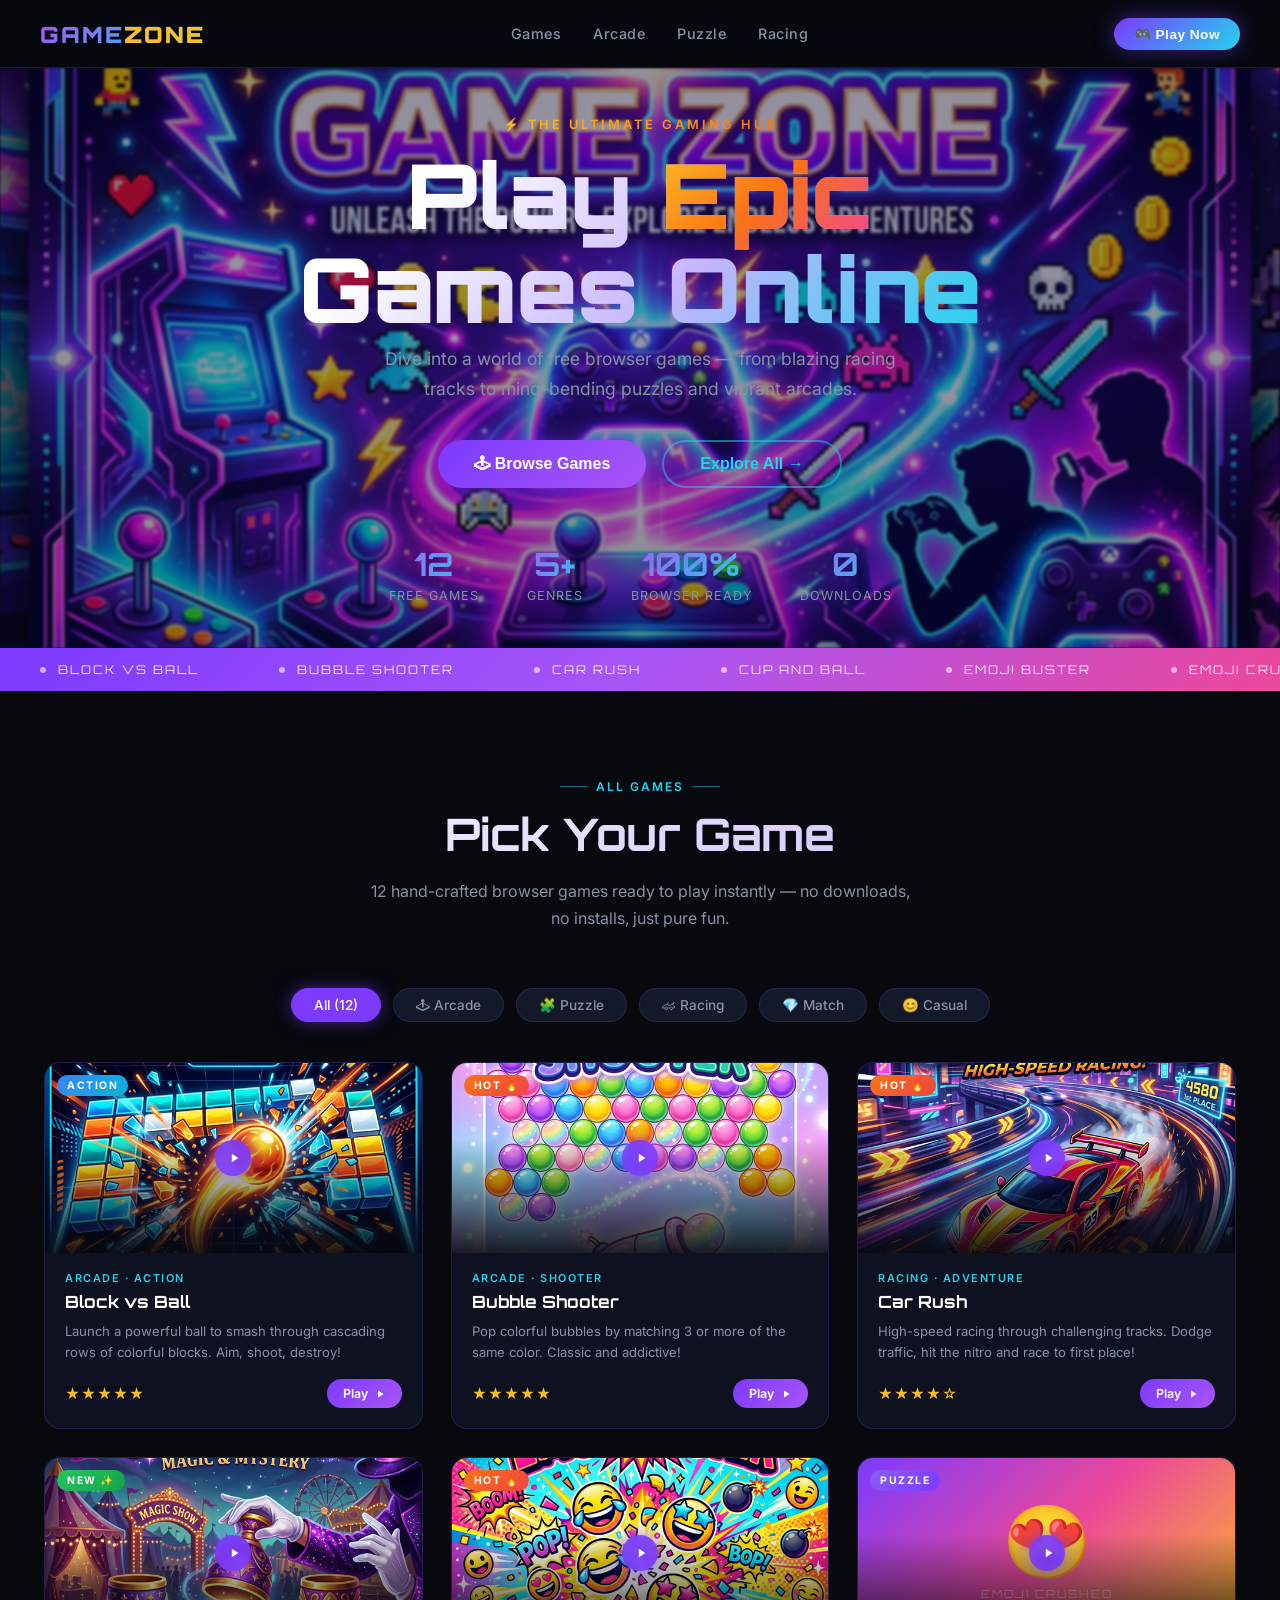
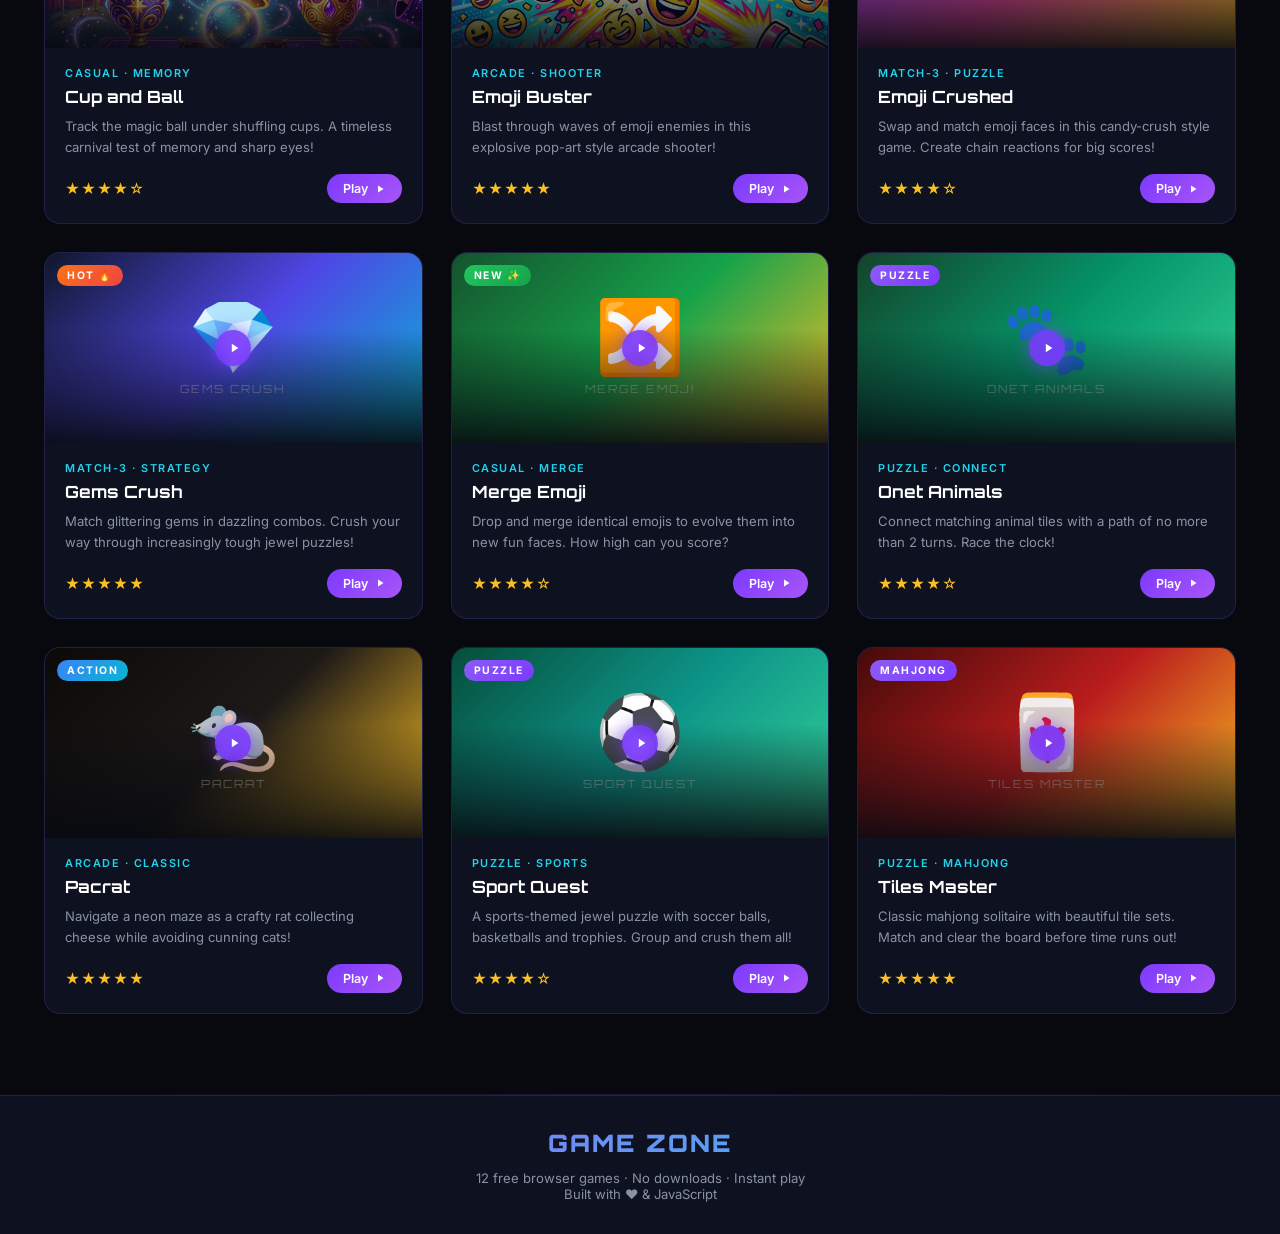
<file: index.html>
<!DOCTYPE html>
<html lang="en">
<head>
  <meta charset="UTF-8" />
  <meta name="viewport" content="width=device-width, initial-scale=1.0" />
  <title>Game Zone — Play Free Online Games</title>
  <meta name="description" content="Your ultimate gaming hub. Play free online games — arcade, puzzles, racing, strategy and more!" />
  <link rel="preconnect" href="https://fonts.googleapis.com" />
  <link rel="preconnect" href="https://fonts.gstatic.com" crossorigin />
  <link href="https://fonts.googleapis.com/css2?family=Orbitron:wght@400;600;700;900&family=Inter:wght@300;400;500;600&display=swap" rel="stylesheet" />
  <style>
    /* ── CSS Reset & Variables ───────────────────────────── */
    *, *::before, *::after { box-sizing: border-box; margin: 0; padding: 0; }

    :root {
      --c-bg:          #07090f;
      --c-surface:     #0e1220;
      --c-surface2:    #141929;
      --c-border:      rgba(120,100,255,.18);
      --c-primary:     #7c3aff;
      --c-primary-glow:#a855f7;
      --c-accent:      #22d3ee;
      --c-gold:        #fbbf24;
      --c-text:        #e2e8f0;
      --c-muted:       #8892a4;
      --radius:        16px;
      --card-w:        320px;
    }

    html { scroll-behavior: smooth; }
    body {
      background: var(--c-bg);
      color: var(--c-text);
      font-family: 'Inter', sans-serif;
      min-height: 100vh;
      overflow-x: hidden;
    }

    /* ── Scrollbar ───────────────────────────────────────── */
    ::-webkit-scrollbar { width: 6px; }
    ::-webkit-scrollbar-track { background: var(--c-bg); }
    ::-webkit-scrollbar-thumb { background: var(--c-primary); border-radius: 8px; }

    /* ── Navbar ──────────────────────────────────────────── */
    .navbar {
      position: fixed; top: 0; left: 0; right: 0; z-index: 999;
      display: flex; align-items: center; justify-content: space-between;
      padding: 0 40px;
      height: 68px;
      background: rgba(7,9,15,.85);
      backdrop-filter: blur(20px);
      border-bottom: 1px solid var(--c-border);
    }
    .nav-logo {
      font-family: 'Orbitron', sans-serif;
      font-size: 1.4rem; font-weight: 900;
      background: linear-gradient(135deg, #a855f7, #22d3ee);
      -webkit-background-clip: text; -webkit-text-fill-color: transparent;
      background-clip: text;
      letter-spacing: 2px;
    }
    .nav-logo span { -webkit-text-fill-color: var(--c-gold); }
    .nav-links { display: flex; gap: 32px; }
    .nav-links a {
      color: var(--c-muted); text-decoration: none;
      font-size: .9rem; font-weight: 500; letter-spacing: .5px;
      transition: color .2s;
    }
    .nav-links a:hover { color: var(--c-accent); }
    .nav-badge {
      background: linear-gradient(135deg, var(--c-primary), var(--c-accent));
      color: #fff; padding: 8px 20px; border-radius: 50px;
      font-size: .85rem; font-weight: 600; cursor: pointer;
      border: none; letter-spacing: .5px;
      box-shadow: 0 0 20px rgba(124,58,255,.5);
      transition: transform .2s, box-shadow .2s;
    }
    .nav-badge:hover { transform: translateY(-2px); box-shadow: 0 0 30px rgba(124,58,255,.8); }

    /* ── Hero Section ────────────────────────────────────── */
    .hero {
      position: relative; margin-top: 68px;
      min-height: 580px;
      display: flex; align-items: center; justify-content: center;
      overflow: hidden;
      background:
        radial-gradient(ellipse 80% 70% at 50% 40%, rgba(124,58,255,.25) 0%, transparent 70%),
        linear-gradient(180deg, #0d0719 0%, #07090f 100%);
    }
    .hero-bg-img {
      position: absolute; inset: 0;
      background: url('assets/hero_banner.png') center/cover no-repeat;
      opacity: .55;
      filter: blur(1px) saturate(1.4);
    }
    /* Animated particles */
    .hero-particles {
      position: absolute; inset: 0; pointer-events: none;
    }
    .particle {
      position: absolute;
      border-radius: 50%;
      animation: float linear infinite;
      opacity: 0;
    }
    @keyframes float {
      0%   { transform: translateY(100vh) scale(0); opacity: 0; }
      10%  { opacity: .8; }
      90%  { opacity: .5; }
      100% { transform: translateY(-20px) scale(1.2); opacity: 0; }
    }
    .hero-content {
      position: relative; z-index: 2;
      text-align: center; padding: 0 24px;
    }
    .hero-eyebrow {
      display: inline-block;
      font-size: .8rem; font-weight: 600; letter-spacing: 3px;
      text-transform: uppercase;
      background: linear-gradient(135deg, var(--c-gold), #f97316);
      -webkit-background-clip: text; -webkit-text-fill-color: transparent;
      background-clip: text;
      margin-bottom: 16px;
    }
    .hero-title {
      font-family: 'Orbitron', sans-serif;
      font-size: clamp(2.8rem, 7vw, 6rem);
      font-weight: 900; line-height: 1.05;
      background: linear-gradient(135deg, #fff 20%, #c4b5fd 60%, #22d3ee);
      -webkit-background-clip: text; -webkit-text-fill-color: transparent;
      background-clip: text;
      text-shadow: none;
      margin-bottom: 8px;
    }
    .hero-title .highlight {
      background: linear-gradient(135deg, #fbbf24, #f97316, #ec4899);
      -webkit-background-clip: text; -webkit-text-fill-color: transparent;
      background-clip: text;
    }
    .hero-subtitle {
      font-size: 1.1rem; color: var(--c-muted); max-width: 560px; margin: 0 auto 36px;
      line-height: 1.7;
    }
    .hero-cta-row { display: flex; gap: 16px; justify-content: center; flex-wrap: wrap; }
    .btn-primary {
      background: linear-gradient(135deg, var(--c-primary), var(--c-primary-glow));
      border: none; color: #fff; padding: 14px 36px;
      border-radius: 50px; font-size: 1rem; font-weight: 600; cursor: pointer;
      box-shadow: 0 0 30px rgba(124,58,255,.6);
      transition: transform .2s, box-shadow .2s;
    }
    .btn-primary:hover { transform: translateY(-3px); box-shadow: 0 0 50px rgba(124,58,255,.9); }
    .btn-outline {
      background: transparent;
      border: 2px solid rgba(34,211,238,.5);
      color: var(--c-accent); padding: 13px 36px;
      border-radius: 50px; font-size: 1rem; font-weight: 600; cursor: pointer;
      transition: all .2s;
    }
    .btn-outline:hover { background: rgba(34,211,238,.1); border-color: var(--c-accent); transform: translateY(-3px); }
    .hero-stats {
      display: flex; gap: 48px; justify-content: center;
      margin-top: 56px; flex-wrap: wrap;
    }
    .stat { text-align: center; }
    .stat-value {
      font-family: 'Orbitron', sans-serif; font-size: 2rem; font-weight: 700;
      background: linear-gradient(135deg, var(--c-primary-glow), var(--c-accent));
      -webkit-background-clip: text; -webkit-text-fill-color: transparent; background-clip: text;
    }
    .stat-label { font-size: .78rem; color: var(--c-muted); letter-spacing: 1px; text-transform: uppercase; margin-top: 4px; }

    /* ── Section Title ───────────────────────────────────── */
    .section { padding: 80px 0; }
    .section-inner { max-width: 1240px; margin: 0 auto; padding: 0 24px; }
    .section-header { text-align: center; margin-bottom: 56px; }
    .section-tag {
      display: inline-flex; align-items: center; gap: 8px;
      font-size: .75rem; letter-spacing: 2px; text-transform: uppercase;
      color: var(--c-accent); font-weight: 600; margin-bottom: 12px;
    }
    .section-tag::before, .section-tag::after {
      content: ''; display: block; width: 28px; height: 1px;
      background: var(--c-accent); opacity: .5;
    }
    .section-title {
      font-family: 'Orbitron', sans-serif; font-size: clamp(1.8rem, 4vw, 2.8rem);
      font-weight: 700; margin-bottom: 16px;
      background: linear-gradient(135deg, #fff, #c4b5fd);
      -webkit-background-clip: text; -webkit-text-fill-color: transparent; background-clip: text;
    }
    .section-desc { color: var(--c-muted); font-size: 1rem; max-width: 560px; margin: 0 auto; line-height: 1.7; }

    /* ── Game Grid ───────────────────────────────────────── */
    .games-grid {
      display: grid;
      grid-template-columns: repeat(auto-fill, minmax(280px, 1fr));
      gap: 28px;
    }

    /* ── Game Card ───────────────────────────────────────── */
    .game-card {
      position: relative; border-radius: var(--radius);
      background: var(--c-surface);
      border: 1px solid var(--c-border);
      overflow: hidden; cursor: pointer;
      transition: transform .3s cubic-bezier(.25,.8,.25,1), box-shadow .3s, border-color .3s;
      text-decoration: none;
      display: block;
    }
    .game-card:hover {
      transform: translateY(-8px);
      box-shadow: 0 20px 60px rgba(124,58,255,.4);
      border-color: rgba(124,58,255,.5);
    }
    .game-card:hover .card-overlay { opacity: 1; }
    .game-card:hover .card-play-btn { transform: translate(-50%,-50%) scale(1); }
    .game-card:hover .card-thumb { transform: scale(1.08); filter: brightness(.85) saturate(1.3); }

    /* Thumbnail area */
    .card-thumb-wrap {
      position: relative; overflow: hidden;
      height: 190px;
    }
    .card-thumb {
      width: 100%; height: 100%; object-fit: cover;
      transition: transform .4s ease, filter .4s ease;
    }
    /* CSS fallback thumbnail (used when no image) */
    .card-thumb-css {
      width: 100%; height: 100%;
      display: flex; align-items: center; justify-content: center;
      flex-direction: column; gap: 10px;
      transition: transform .4s ease, filter .4s ease;
    }
    .card-thumb-css .thumb-icon { font-size: 4.5rem; line-height: 1; }
    .card-thumb-css .thumb-label {
      font-family: 'Orbitron', sans-serif;
      font-size: .7rem; letter-spacing: 2px;
      text-transform: uppercase; color: rgba(255,255,255,.5);
    }

    /* Glow rim animation on hover */
    .card-thumb-wrap::after {
      content: '';
      position: absolute; inset: 0;
      background: linear-gradient(to top, rgba(7,9,15,.9) 0%, transparent 60%);
      pointer-events: none;
    }
    .card-overlay {
      position: absolute; inset: 0;
      background: rgba(124,58,255,.18);
      opacity: 0; transition: opacity .3s;
      pointer-events: none;
    }
    .card-play-btn {
      position: absolute; top: 50%; left: 50%;
      transform: translate(-50%,-50%) scale(.6);
      transition: transform .3s cubic-bezier(.34,1.56,.64,1);
      z-index: 5;
      width: 60px; height: 60px;
      background: rgba(124,58,255,.9);
      border-radius: 50%;
      display: flex; align-items: center; justify-content: center;
      backdrop-filter: blur(8px);
      box-shadow: 0 0 30px rgba(124,58,255,.7);
    }
    .card-play-btn svg { width: 24px; height: 24px; fill: #fff; margin-left: 4px; }

    /* Badge */
    .card-badge {
      position: absolute; top: 12px; left: 12px; z-index: 6;
      font-size: .65rem; font-weight: 700; letter-spacing: 1.5px;
      text-transform: uppercase; padding: 4px 10px; border-radius: 50px;
    }
    .badge-new { background: linear-gradient(135deg, #22c55e, #16a34a); color: #fff; }
    .badge-hot { background: linear-gradient(135deg, #f97316, #ef4444); color: #fff; }
    .badge-puzzle { background: linear-gradient(135deg, #8b5cf6, #7c3aff); color: #fff; }
    .badge-action { background: linear-gradient(135deg, #3b82f6, #06b6d4); color: #fff; }

    /* Card body */
    .card-body { padding: 18px 20px 20px; }
    .card-genre {
      font-size: .68rem; letter-spacing: 1.5px; text-transform: uppercase;
      color: var(--c-accent); font-weight: 600; margin-bottom: 6px;
    }
    .card-title {
      font-family: 'Orbitron', sans-serif; font-size: 1.05rem;
      font-weight: 700; color: #fff; margin-bottom: 8px; line-height: 1.3;
    }
    .card-desc {
      font-size: .82rem; color: var(--c-muted); line-height: 1.6; margin-bottom: 16px;
    }
    .card-footer {
      display: flex; align-items: center; justify-content: space-between;
    }
    .card-stars { color: var(--c-gold); font-size: .9rem; letter-spacing: 1px; }
    .card-play-link {
      display: flex; align-items: center; gap: 6px;
      background: linear-gradient(135deg, var(--c-primary), var(--c-primary-glow));
      color: #fff; border: none; padding: 7px 16px; border-radius: 50px;
      font-size: .78rem; font-weight: 600; cursor: pointer;
      text-decoration: none; transition: box-shadow .2s;
    }
    .card-play-link:hover { box-shadow: 0 0 18px rgba(124,58,255,.7); }
    .card-play-link svg { width: 12px; height: 12px; fill: currentColor; }

    /* ── Category Filter Pills ───────────────────────────── */
    .filter-row {
      display: flex; flex-wrap: wrap; gap: 12px;
      justify-content: center; margin-bottom: 40px;
    }
    .filter-pill {
      padding: 8px 22px; border-radius: 50px;
      border: 1px solid var(--c-border);
      background: var(--c-surface2);
      color: var(--c-muted); font-size: .85rem; font-weight: 500;
      cursor: pointer; transition: all .2s;
      font-family: inherit;
    }
    .filter-pill:hover, .filter-pill.active {
      background: var(--c-primary);
      border-color: var(--c-primary);
      color: #fff;
      box-shadow: 0 0 16px rgba(124,58,255,.5);
    }

    /* ── Marquee Banner ──────────────────────────────────── */
    .marquee-section {
      overflow: hidden; background: linear-gradient(135deg, var(--c-primary), var(--c-primary-glow), #ec4899);
      padding: 14px 0;
    }
    .marquee-track {
      display: flex; gap: 0;
      animation: marquee 28s linear infinite;
      white-space: nowrap;
    }
    @keyframes marquee {
      from { transform: translateX(0); }
      to   { transform: translateX(-50%); }
    }
    .marquee-item {
      display: inline-flex; align-items: center; gap: 12px;
      padding: 0 40px;
      font-family: 'Orbitron', sans-serif; font-size: .75rem;
      letter-spacing: 2px; text-transform: uppercase; color: rgba(255,255,255,.85);
    }
    .marquee-dot { width: 6px; height: 6px; border-radius: 50%; background: rgba(255,255,255,.6); }

    /* ── Footer ──────────────────────────────────────────── */
    footer {
      background: var(--c-surface); border-top: 1px solid var(--c-border);
      text-align: center; padding: 32px 24px;
    }
    .footer-logo {
      font-family: 'Orbitron', sans-serif; font-size: 1.5rem; font-weight: 900;
      background: linear-gradient(135deg, #a855f7, #22d3ee);
      -webkit-background-clip: text; -webkit-text-fill-color: transparent; background-clip: text;
      letter-spacing: 2px; margin-bottom: 12px;
    }
    .footer-text { color: var(--c-muted); font-size: .82rem; }
    .footer-text a { color: var(--c-accent); text-decoration: none; }

    /* ── Divider ─────────────────────────────────────────── */
    .divider {
      height: 1px;
      background: linear-gradient(90deg, transparent, var(--c-border), transparent);
      margin: 0 40px;
    }

    /* ── Responsive ──────────────────────────────────────── */
    @media (max-width: 768px) {
      .navbar { padding: 0 20px; }
      .nav-links { display: none; }
      .hero { min-height: 480px; }
      .hero-stats { gap: 28px; }
      .section { padding: 56px 0; }
    }
  </style>
</head>
<body>

  <!-- ── Navbar ── -->
  <nav class="navbar">
    <div class="nav-logo">GAME<span>ZONE</span></div>
    <div class="nav-links">
      <a href="#games">Games</a>
      <a href="#games">Arcade</a>
      <a href="#games">Puzzle</a>
      <a href="#games">Racing</a>
    </div>
    <button class="nav-badge">🎮 Play Now</button>
  </nav>

  <!-- ── Hero ── -->
  <section class="hero" id="home">
    <div class="hero-bg-img"></div>
    <div class="hero-particles" id="particles"></div>
    <div class="hero-content">
      <div class="hero-eyebrow">⚡ The Ultimate Gaming Hub</div>
      <h1 class="hero-title">
        Play <span class="highlight">Epic</span><br>Games Online
      </h1>
      <p class="hero-subtitle">
        Dive into a world of free browser games — from blazing racing tracks to mind-bending puzzles and vibrant arcades.
      </p>
      <div class="hero-cta-row">
        <button class="btn-primary" onclick="document.getElementById('games').scrollIntoView({behavior:'smooth'})">🕹 Browse Games</button>
        <button class="btn-outline" onclick="document.getElementById('games').scrollIntoView({behavior:'smooth'})">Explore All →</button>
      </div>
      <div class="hero-stats">
        <div class="stat"><div class="stat-value">12</div><div class="stat-label">Free Games</div></div>
        <div class="stat"><div class="stat-value">5+</div><div class="stat-label">Genres</div></div>
        <div class="stat"><div class="stat-value">100%</div><div class="stat-label">Browser Ready</div></div>
        <div class="stat"><div class="stat-value">0</div><div class="stat-label">Downloads</div></div>
      </div>
    </div>
  </section>

  <!-- ── Marquee ── -->
  <div class="marquee-section">
    <div class="marquee-track" id="marquee">
      <span class="marquee-item"><span class="marquee-dot"></span>Block vs Ball</span>
      <span class="marquee-item"><span class="marquee-dot"></span>Bubble Shooter</span>
      <span class="marquee-item"><span class="marquee-dot"></span>Car Rush</span>
      <span class="marquee-item"><span class="marquee-dot"></span>Cup and Ball</span>
      <span class="marquee-item"><span class="marquee-dot"></span>Emoji Buster</span>
      <span class="marquee-item"><span class="marquee-dot"></span>Emoji Crushed</span>
      <span class="marquee-item"><span class="marquee-dot"></span>Gems Crush</span>
      <span class="marquee-item"><span class="marquee-dot"></span>Merge Emoji</span>
      <span class="marquee-item"><span class="marquee-dot"></span>Onet Animals</span>
      <span class="marquee-item"><span class="marquee-dot"></span>Pacrat</span>
      <span class="marquee-item"><span class="marquee-dot"></span>Sport Quest</span>
      <span class="marquee-item"><span class="marquee-dot"></span>Tiles Master</span>
      <!-- duplicate for seamless loop -->
      <span class="marquee-item"><span class="marquee-dot"></span>Block vs Ball</span>
      <span class="marquee-item"><span class="marquee-dot"></span>Bubble Shooter</span>
      <span class="marquee-item"><span class="marquee-dot"></span>Car Rush</span>
      <span class="marquee-item"><span class="marquee-dot"></span>Cup and Ball</span>
      <span class="marquee-item"><span class="marquee-dot"></span>Emoji Buster</span>
      <span class="marquee-item"><span class="marquee-dot"></span>Emoji Crushed</span>
      <span class="marquee-item"><span class="marquee-dot"></span>Gems Crush</span>
      <span class="marquee-item"><span class="marquee-dot"></span>Merge Emoji</span>
      <span class="marquee-item"><span class="marquee-dot"></span>Onet Animals</span>
      <span class="marquee-item"><span class="marquee-dot"></span>Pacrat</span>
      <span class="marquee-item"><span class="marquee-dot"></span>Sport Quest</span>
      <span class="marquee-item"><span class="marquee-dot"></span>Tiles Master</span>
    </div>
  </div>

  <!-- ── Games Section ── -->
  <section class="section" id="games">
    <div class="section-inner">
      <div class="section-header">
        <div class="section-tag">All Games</div>
        <h2 class="section-title">Pick Your Game</h2>
        <p class="section-desc">12 hand-crafted browser games ready to play instantly — no downloads, no installs, just pure fun.</p>
      </div>

      <!-- Filter Pills -->
      <div class="filter-row">
        <button class="filter-pill active" onclick="filterGames('all', this)">All (12)</button>
        <button class="filter-pill" onclick="filterGames('arcade', this)">🕹 Arcade</button>
        <button class="filter-pill" onclick="filterGames('puzzle', this)">🧩 Puzzle</button>
        <button class="filter-pill" onclick="filterGames('racing', this)">🏎 Racing</button>
        <button class="filter-pill" onclick="filterGames('match', this)">💎 Match</button>
        <button class="filter-pill" onclick="filterGames('casual', this)">😊 Casual</button>
      </div>

      <!-- Game Cards Grid -->
      <div class="games-grid" id="games-grid">

        <!-- 1. Block vs Ball -->
        <a class="game-card" href="block-vs-ball/index.html" data-genre="arcade" id="card-block-vs-ball">
          <div class="card-thumb-wrap">
            <img class="card-thumb" src="assets/thumb_block_vs_ball_1772980451542.png" alt="Block vs Ball" onerror="this.style.display='none';this.nextElementSibling.style.display='flex';" />
            <div class="card-thumb-css" style="display:none;background:linear-gradient(135deg,#1e3a8a,#0ea5e9,#f97316)">
              <div class="thumb-icon">🧱</div>
              <div class="thumb-label">Block vs Ball</div>
            </div>
            <div class="card-overlay"></div>
            <div class="card-play-btn">
              <svg viewBox="0 0 24 24"><path d="M8 5v14l11-7z"/></svg>
            </div>
            <span class="card-badge badge-action">Action</span>
          </div>
          <div class="card-body">
            <div class="card-genre">Arcade · Action</div>
            <div class="card-title">Block vs Ball</div>
            <div class="card-desc">Launch a powerful ball to smash through cascading rows of colorful blocks. Aim, shoot, destroy!</div>
            <div class="card-footer">
              <div class="card-stars">★★★★★</div>
              <span class="card-play-link">Play <svg viewBox="0 0 24 24"><path d="M8 5v14l11-7z"/></svg></span>
            </div>
          </div>
        </a>

        <!-- 2. Bubble Shooter -->
        <a class="game-card" href="bubble-shooter/index.html" data-genre="arcade" id="card-bubble-shooter">
          <div class="card-thumb-wrap">
            <img class="card-thumb" src="assets/thumb_bubble_shooter_1772980479894.png" alt="Bubble Shooter" onerror="this.style.display='none';this.nextElementSibling.style.display='flex';" />
            <div class="card-thumb-css" style="display:none;background:linear-gradient(135deg,#f0abfc,#a855f7,#ec4899)">
              <div class="thumb-icon">🫧</div>
              <div class="thumb-label">Bubble Shooter</div>
            </div>
            <div class="card-overlay"></div>
            <div class="card-play-btn">
              <svg viewBox="0 0 24 24"><path d="M8 5v14l11-7z"/></svg>
            </div>
            <span class="card-badge badge-hot">Hot 🔥</span>
          </div>
          <div class="card-body">
            <div class="card-genre">Arcade · Shooter</div>
            <div class="card-title">Bubble Shooter</div>
            <div class="card-desc">Pop colorful bubbles by matching 3 or more of the same color. Classic and addictive!</div>
            <div class="card-footer">
              <div class="card-stars">★★★★★</div>
              <span class="card-play-link">Play <svg viewBox="0 0 24 24"><path d="M8 5v14l11-7z"/></svg></span>
            </div>
          </div>
        </a>

        <!-- 3. Car Rush -->
        <a class="game-card" href="car-rush/index.html" data-genre="racing" id="card-car-rush">
          <div class="card-thumb-wrap">
            <img class="card-thumb" src="assets/thumb_car_rush_1772980501718.png" alt="Car Rush" onerror="this.style.display='none';this.nextElementSibling.style.display='flex';" />
            <div class="card-thumb-css" style="display:none;background:linear-gradient(135deg,#1c1917,#b45309,#ef4444)">
              <div class="thumb-icon">🏎️</div>
              <div class="thumb-label">Car Rush</div>
            </div>
            <div class="card-overlay"></div>
            <div class="card-play-btn">
              <svg viewBox="0 0 24 24"><path d="M8 5v14l11-7z"/></svg>
            </div>
            <span class="card-badge badge-hot">Hot 🔥</span>
          </div>
          <div class="card-body">
            <div class="card-genre">Racing · Adventure</div>
            <div class="card-title">Car Rush</div>
            <div class="card-desc">High-speed racing through challenging tracks. Dodge traffic, hit the nitro and race to first place!</div>
            <div class="card-footer">
              <div class="card-stars">★★★★☆</div>
              <span class="card-play-link">Play <svg viewBox="0 0 24 24"><path d="M8 5v14l11-7z"/></svg></span>
            </div>
          </div>
        </a>

        <!-- 4. Cup and Ball -->
        <a class="game-card" href="cup-and-ball/index.html" data-genre="casual" id="card-cup-and-ball">
          <div class="card-thumb-wrap">
            <img class="card-thumb" src="assets/thumb_cup_and_ball_1772980675066.png" alt="Cup and Ball" onerror="this.style.display='none';this.nextElementSibling.style.display='flex';" />
            <div class="card-thumb-css" style="display:none;background:linear-gradient(135deg,#4c1d95,#7c3aed,#fbbf24)">
              <div class="thumb-icon">🎩</div>
              <div class="thumb-label">Cup and Ball</div>
            </div>
            <div class="card-overlay"></div>
            <div class="card-play-btn">
              <svg viewBox="0 0 24 24"><path d="M8 5v14l11-7z"/></svg>
            </div>
            <span class="card-badge badge-new">New ✨</span>
          </div>
          <div class="card-body">
            <div class="card-genre">Casual · Memory</div>
            <div class="card-title">Cup and Ball</div>
            <div class="card-desc">Track the magic ball under shuffling cups. A timeless carnival test of memory and sharp eyes!</div>
            <div class="card-footer">
              <div class="card-stars">★★★★☆</div>
              <span class="card-play-link">Play <svg viewBox="0 0 24 24"><path d="M8 5v14l11-7z"/></svg></span>
            </div>
          </div>
        </a>

        <!-- 5. Emoji Buster -->
        <a class="game-card" href="emoji-buster/index.html" data-genre="arcade" id="card-emoji-buster">
          <div class="card-thumb-wrap">
            <img class="card-thumb" src="assets/thumb_emoji_buster_1772980692930.png" alt="Emoji Buster" onerror="this.style.display='none';this.nextElementSibling.style.display='flex';" />
            <div class="card-thumb-css" style="display:none;background:linear-gradient(135deg,#fbbf24,#f97316,#ec4899)">
              <div class="thumb-icon">💥</div>
              <div class="thumb-label">Emoji Buster</div>
            </div>
            <div class="card-overlay"></div>
            <div class="card-play-btn">
              <svg viewBox="0 0 24 24"><path d="M8 5v14l11-7z"/></svg>
            </div>
            <span class="card-badge badge-hot">Hot 🔥</span>
          </div>
          <div class="card-body">
            <div class="card-genre">Arcade · Shooter</div>
            <div class="card-title">Emoji Buster</div>
            <div class="card-desc">Blast through waves of emoji enemies in this explosive pop-art style arcade shooter!</div>
            <div class="card-footer">
              <div class="card-stars">★★★★★</div>
              <span class="card-play-link">Play <svg viewBox="0 0 24 24"><path d="M8 5v14l11-7z"/></svg></span>
            </div>
          </div>
        </a>

        <!-- 6. Emoji Crushed -->
        <a class="game-card" href="emoji-crushed/index.html" data-genre="match" id="card-emoji-crushed">
          <div class="card-thumb-wrap">
            <div class="card-thumb-css" style="background:linear-gradient(135deg,#7c3aff,#ec4899,#fbbf24)">
              <div class="thumb-icon">😍</div>
              <div class="thumb-label">Emoji Crushed</div>
            </div>
            <div class="card-overlay"></div>
            <div class="card-play-btn">
              <svg viewBox="0 0 24 24"><path d="M8 5v14l11-7z"/></svg>
            </div>
            <span class="card-badge badge-puzzle">Puzzle</span>
          </div>
          <div class="card-body">
            <div class="card-genre">Match-3 · Puzzle</div>
            <div class="card-title">Emoji Crushed</div>
            <div class="card-desc">Swap and match emoji faces in this candy-crush style game. Create chain reactions for big scores!</div>
            <div class="card-footer">
              <div class="card-stars">★★★★☆</div>
              <span class="card-play-link">Play <svg viewBox="0 0 24 24"><path d="M8 5v14l11-7z"/></svg></span>
            </div>
          </div>
        </a>

        <!-- 7. Gems Crush -->
        <a class="game-card" href="gems-crush/index.html" data-genre="match" id="card-gems-crush">
          <div class="card-thumb-wrap">
            <div class="card-thumb-css" style="background:linear-gradient(135deg,#0f172a,#4f46e5,#06b6d4)">
              <div class="thumb-icon">💎</div>
              <div class="thumb-label">Gems Crush</div>
            </div>
            <div class="card-overlay"></div>
            <div class="card-play-btn">
              <svg viewBox="0 0 24 24"><path d="M8 5v14l11-7z"/></svg>
            </div>
            <span class="card-badge badge-hot">Hot 🔥</span>
          </div>
          <div class="card-body">
            <div class="card-genre">Match-3 · Strategy</div>
            <div class="card-title">Gems Crush</div>
            <div class="card-desc">Match glittering gems in dazzling combos. Crush your way through increasingly tough jewel puzzles!</div>
            <div class="card-footer">
              <div class="card-stars">★★★★★</div>
              <span class="card-play-link">Play <svg viewBox="0 0 24 24"><path d="M8 5v14l11-7z"/></svg></span>
            </div>
          </div>
        </a>

        <!-- 8. Merge Emoji -->
        <a class="game-card" href="merge-emoji/index.html" data-genre="casual" id="card-merge-emoji">
          <div class="card-thumb-wrap">
            <div class="card-thumb-css" style="background:linear-gradient(135deg,#14532d,#16a34a,#fbbf24)">
              <div class="thumb-icon">🔀</div>
              <div class="thumb-label">Merge Emoji</div>
            </div>
            <div class="card-overlay"></div>
            <div class="card-play-btn">
              <svg viewBox="0 0 24 24"><path d="M8 5v14l11-7z"/></svg>
            </div>
            <span class="card-badge badge-new">New ✨</span>
          </div>
          <div class="card-body">
            <div class="card-genre">Casual · Merge</div>
            <div class="card-title">Merge Emoji</div>
            <div class="card-desc">Drop and merge identical emojis to evolve them into new fun faces. How high can you score?</div>
            <div class="card-footer">
              <div class="card-stars">★★★★☆</div>
              <span class="card-play-link">Play <svg viewBox="0 0 24 24"><path d="M8 5v14l11-7z"/></svg></span>
            </div>
          </div>
        </a>

        <!-- 9. Onet Animals -->
        <a class="game-card" href="onet-animals/index.html" data-genre="puzzle" id="card-onet-animals">
          <div class="card-thumb-wrap">
            <div class="card-thumb-css" style="background:linear-gradient(135deg,#14432a,#059669,#34d399)">
              <div class="thumb-icon">🐾</div>
              <div class="thumb-label">Onet Animals</div>
            </div>
            <div class="card-overlay"></div>
            <div class="card-play-btn">
              <svg viewBox="0 0 24 24"><path d="M8 5v14l11-7z"/></svg>
            </div>
            <span class="card-badge badge-puzzle">Puzzle</span>
          </div>
          <div class="card-body">
            <div class="card-genre">Puzzle · Connect</div>
            <div class="card-title">Onet Animals</div>
            <div class="card-desc">Connect matching animal tiles with a path of no more than 2 turns. Race the clock!</div>
            <div class="card-footer">
              <div class="card-stars">★★★★☆</div>
              <span class="card-play-link">Play <svg viewBox="0 0 24 24"><path d="M8 5v14l11-7z"/></svg></span>
            </div>
          </div>
        </a>

        <!-- 10. Pacrat -->
        <a class="game-card" href="pacrat/index.html" data-genre="arcade" id="card-pacrat">
          <div class="card-thumb-wrap">
            <div class="card-thumb-css" style="background:linear-gradient(135deg,#0c0a09,#1c1917,#fbbf24)">
              <div class="thumb-icon">🐀</div>
              <div class="thumb-label">Pacrat</div>
            </div>
            <div class="card-overlay"></div>
            <div class="card-play-btn">
              <svg viewBox="0 0 24 24"><path d="M8 5v14l11-7z"/></svg>
            </div>
            <span class="card-badge badge-action">Action</span>
          </div>
          <div class="card-body">
            <div class="card-genre">Arcade · Classic</div>
            <div class="card-title">Pacrat</div>
            <div class="card-desc">Navigate a neon maze as a crafty rat collecting cheese while avoiding cunning cats!</div>
            <div class="card-footer">
              <div class="card-stars">★★★★★</div>
              <span class="card-play-link">Play <svg viewBox="0 0 24 24"><path d="M8 5v14l11-7z"/></svg></span>
            </div>
          </div>
        </a>

        <!-- 11. Sport Quest -->
        <a class="game-card" href="sport-quest/index.html" data-genre="puzzle" id="card-sport-quest">
          <div class="card-thumb-wrap">
            <div class="card-thumb-css" style="background:linear-gradient(135deg,#064e3b,#0d9488,#34d399)">
              <div class="thumb-icon">⚽</div>
              <div class="thumb-label">Sport Quest</div>
            </div>
            <div class="card-overlay"></div>
            <div class="card-play-btn">
              <svg viewBox="0 0 24 24"><path d="M8 5v14l11-7z"/></svg>
            </div>
            <span class="card-badge badge-puzzle">Puzzle</span>
          </div>
          <div class="card-body">
            <div class="card-genre">Puzzle · Sports</div>
            <div class="card-title">Sport Quest</div>
            <div class="card-desc">A sports-themed jewel puzzle with soccer balls, basketballs and trophies. Group and crush them all!</div>
            <div class="card-footer">
              <div class="card-stars">★★★★☆</div>
              <span class="card-play-link">Play <svg viewBox="0 0 24 24"><path d="M8 5v14l11-7z"/></svg></span>
            </div>
          </div>
        </a>

        <!-- 12. Tiles Master -->
        <a class="game-card" href="tiles-master/index.html" data-genre="puzzle" id="card-tiles-master">
          <div class="card-thumb-wrap">
            <div class="card-thumb-css" style="background:linear-gradient(135deg,#450a0a,#b91c1c,#fbbf24)">
              <div class="thumb-icon">🀄</div>
              <div class="thumb-label">Tiles Master</div>
            </div>
            <div class="card-overlay"></div>
            <div class="card-play-btn">
              <svg viewBox="0 0 24 24"><path d="M8 5v14l11-7z"/></svg>
            </div>
            <span class="card-badge badge-puzzle">Mahjong</span>
          </div>
          <div class="card-body">
            <div class="card-genre">Puzzle · Mahjong</div>
            <div class="card-title">Tiles Master</div>
            <div class="card-desc">Classic mahjong solitaire with beautiful tile sets. Match and clear the board before time runs out!</div>
            <div class="card-footer">
              <div class="card-stars">★★★★★</div>
              <span class="card-play-link">Play <svg viewBox="0 0 24 24"><path d="M8 5v14l11-7z"/></svg></span>
            </div>
          </div>
        </a>

      </div><!-- /games-grid -->
    </div>
  </section>

  <div class="divider"></div>

  <!-- ── Footer ── -->
  <footer>
    <div class="footer-logo">GAME ZONE</div>
    <p class="footer-text">
      12 free browser games · No downloads · Instant play<br/>
      Built with ❤️ &amp; JavaScript
    </p>
  </footer>

  <script>
    /* ── Particle animation ── */
    (function() {
      const container = document.getElementById('particles');
      const colors = ['#a855f7','#22d3ee','#fbbf24','#ec4899','#34d399','#7c3aff'];
      for (let i = 0; i < 30; i++) {
        const p = document.createElement('div');
        p.className = 'particle';
        const size = Math.random() * 6 + 2;
        p.style.cssText = `
          width:${size}px; height:${size}px;
          left:${Math.random() * 100}%;
          background:${colors[Math.floor(Math.random() * colors.length)]};
          animation-duration:${Math.random() * 12 + 8}s;
          animation-delay:${Math.random() * 10}s;
          box-shadow: 0 0 ${size * 3}px ${colors[Math.floor(Math.random() * colors.length)]};
        `;
        container.appendChild(p);
      }
    })();

    /* ── Filter pills ── */
    function filterGames(genre, btn) {
      // Update active pill
      document.querySelectorAll('.filter-pill').forEach(p => p.classList.remove('active'));
      btn.classList.add('active');

      // Filter cards
      document.querySelectorAll('.game-card').forEach(card => {
        const match = genre === 'all' || card.dataset.genre === genre;
        card.style.opacity = match ? '1' : '0.25';
        card.style.pointerEvents = match ? 'auto' : 'none';
        card.style.transform = match ? '' : 'scale(0.95)';
        card.style.transition = 'opacity .3s, transform .3s';
      });
    }
  </script>

</body>
</html>
</file>
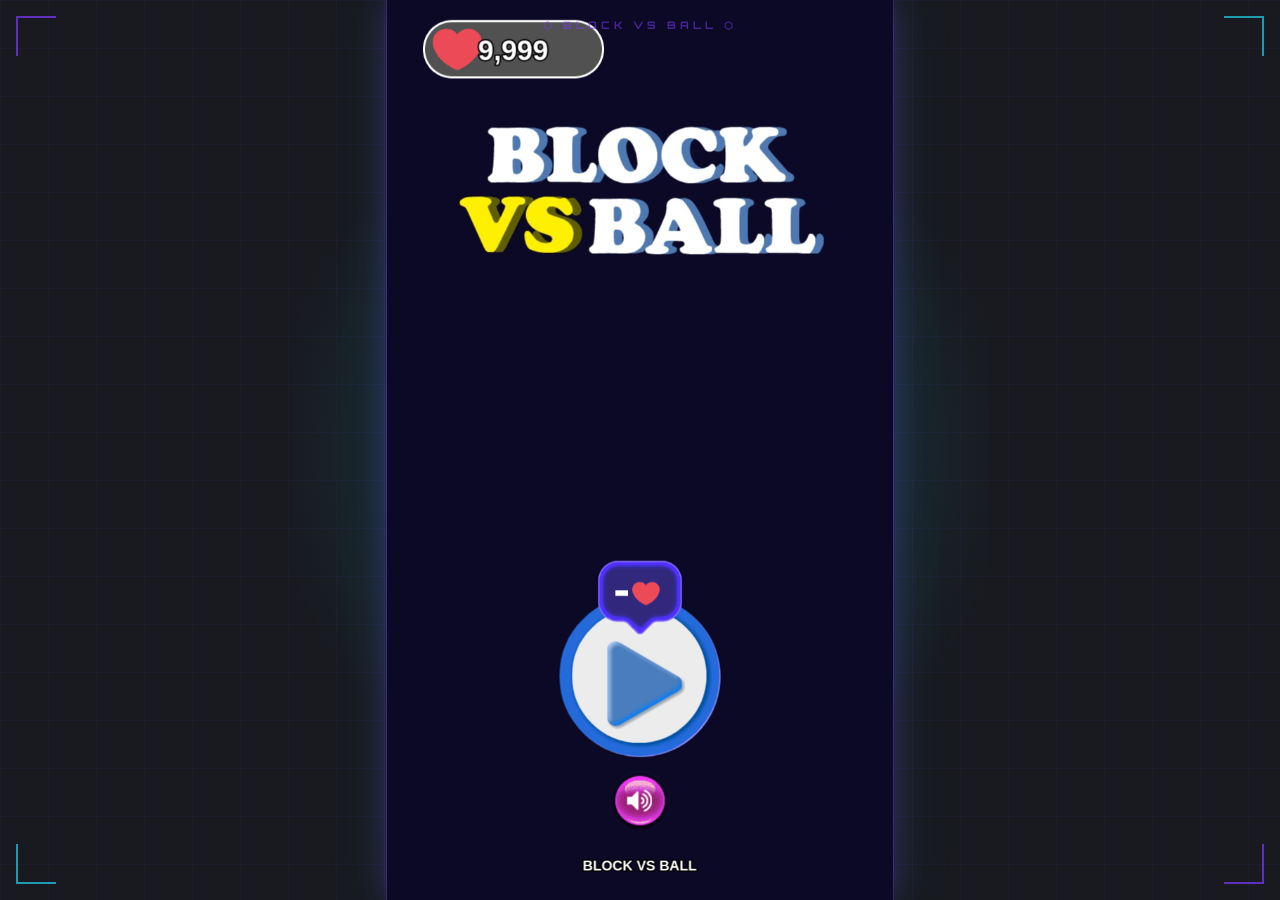
<file: block-vs-ball/index.html>
<!DOCTYPE HTML>
<html>
<head>
    <meta charset="utf-8" name="viewport" content="width=device-width, initial-scale=1, user-scalable=no">
    <title>Block Vs Ball</title>
    <link href="https://fonts.googleapis.com/css2?family=Orbitron:wght@400;700;900&display=swap" rel="stylesheet">
    <style>
        /* ── Futuristic Base ─────────────────── */
        *, *::before, *::after { box-sizing: border-box; }

        html, body {
            margin: 0;
            padding: 0;
            width: 100%;
            height: 100%;
            background: #07090f;
            overflow: hidden;
            font-family: 'Orbitron', sans-serif;
        }

        /* Animated grid background */
        body::before {
            content: '';
            position: fixed;
            inset: 0;
            background-image:
                linear-gradient(rgba(124,58,255,0.06) 1px, transparent 1px),
                linear-gradient(90deg, rgba(124,58,255,0.06) 1px, transparent 1px);
            background-size: 48px 48px;
            pointer-events: none;
            z-index: 0;
        }

        /* Radial neon glow behind canvas */
        body::after {
            content: '';
            position: fixed;
            top: 50%; left: 50%;
            transform: translate(-50%, -50%);
            width: 700px; height: 700px;
            background: radial-gradient(ellipse, rgba(124,58,255,0.18) 0%, rgba(34,211,238,0.07) 50%, transparent 75%);
            pointer-events: none;
            z-index: 0;
            animation: pulse-glow 4s ease-in-out infinite alternate;
        }

        @keyframes pulse-glow {
            from { opacity: 0.6; transform: translate(-50%,-50%) scale(0.95); }
            to   { opacity: 1;   transform: translate(-50%,-50%) scale(1.05); }
        }

        /* Background image layer with futuristic tint */
        .bg-layer {
            position: fixed;
            inset: 0;
            background-image: url(assets/atlas/load/BG_14.jpg);
            background-size: cover;
            background-position: center;
            opacity: 0.07;
            z-index: 0;
        }

        /* Canvas */
        canvas {
            position: absolute;
            top: 0; bottom: 0; right: 0; left: 0;
            margin: auto;
            z-index: 2;
            /* Neon border glow */
            box-shadow:
                0 0 0 1px rgba(124,58,255,0.3),
                0 0 30px rgba(124,58,255,0.25),
                0 0 60px rgba(34,211,238,0.12);
        }

        /* Corner decorations */
        .corner {
            position: fixed;
            width: 40px; height: 40px;
            z-index: 1;
            pointer-events: none;
        }
        .corner-tl { top: 16px; left: 16px; border-top: 2px solid rgba(124,58,255,0.7); border-left: 2px solid rgba(124,58,255,0.7); }
        .corner-tr { top: 16px; right: 16px; border-top: 2px solid rgba(34,211,238,0.7); border-right: 2px solid rgba(34,211,238,0.7); }
        .corner-bl { bottom: 16px; left: 16px; border-bottom: 2px solid rgba(34,211,238,0.7); border-left: 2px solid rgba(34,211,238,0.7); }
        .corner-br { bottom: 16px; right: 16px; border-bottom: 2px solid rgba(124,58,255,0.7); border-right: 2px solid rgba(124,58,255,0.7); }

        /* Title watermark */
        .game-watermark {
            position: fixed;
            top: 18px; left: 50%;
            transform: translateX(-50%);
            z-index: 3;
            font-family: 'Orbitron', sans-serif;
            font-size: 0.65rem;
            font-weight: 700;
            letter-spacing: 4px;
            text-transform: uppercase;
            color: rgba(124,58,255,0.55);
            pointer-events: none;
            white-space: nowrap;
        }

        /* iPhone close button (game's own) */
        #dvIPhoneClose {
            position: fixed;
            z-index: 9999;
        }
        #dvIPhoneClose img {
            filter: invert(1) sepia(1) saturate(5) hue-rotate(230deg);
            opacity: 0.8;
        }
    </style>
</head>
<body>
    <!-- bg tint layer -->
    <div class="bg-layer"></div>
    <!-- corner accent decorations -->
    <div class="corner corner-tl"></div>
    <div class="corner corner-tr"></div>
    <div class="corner corner-bl"></div>
    <div class="corner corner-br"></div>
    <!-- subtle title watermark -->
    <div class="game-watermark">⬡ Block vs Ball ⬡</div>

    <!--<div id = "turn"></div>-->
    <script src="assets/game.js"></script>
    <script src="assets/spaceballs.js"></script>

    <link href="assets/toastr/toastr.css" rel="stylesheet"/>
    <script src="assets/toastr/toastr.min.js"></script>

    <link rel="stylesheet" type="text/css" href="css/charge_game.css">
    <script defer src="assets/fontawesome-all.js"></script>
    <script type="text/javascript" src="assets/game.core.js"></script>

    <div id = 'dvIPhoneClose' onclick="ClickIPhoneCloseButton()"  style="display:none">
        <img src="assets/close_small.png" style="width:50px">
    </div>
    <script type="text/javascript">
        if(navigator.userAgent.match(/iPhone|iPad|iPod/i)) {
            document.getElementById('dvIPhoneClose').setAttribute("style", "display:block");
        }
        SetPositonIPhoneCloseButton( '0%', '7%', '0%', '0%');//
    </script>
  
</body>
</html>
</file>
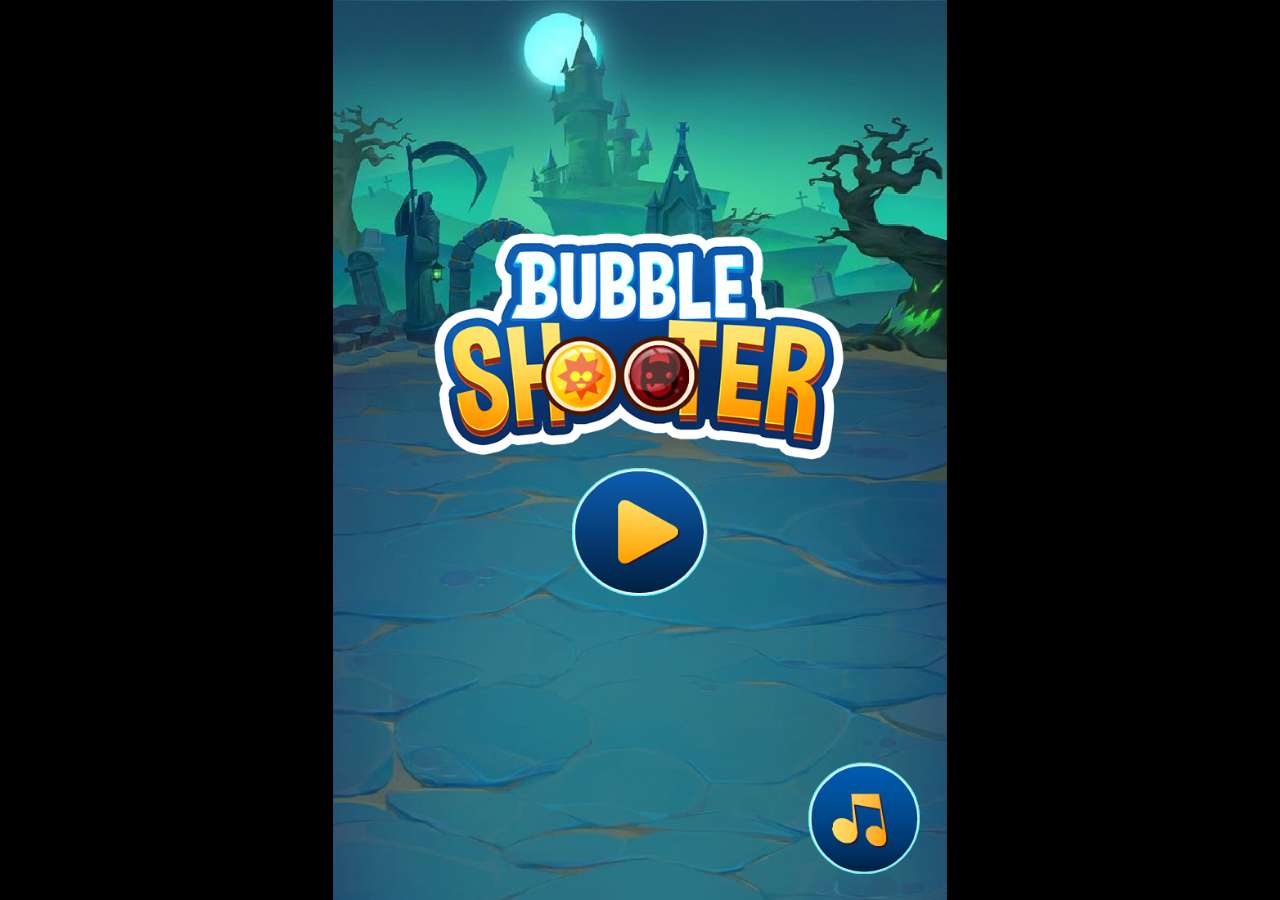
<file: bubble-shooter/index.html>
<!doctype html>
<html>

<head>
    <meta charset="utf-8">
    <title>Bubble Shooter</title>

    <meta name="viewport" content="initial-scale=1.0, minimum-scale=1.0, maximum-scale=1.0, user-scalable=no, minimal-ui">
    <meta name="format-detection" content="telephone=no">
    <meta name="apple-mobile-web-app-capable" content="yes">
    <meta name="apple-mobile-web-app-status-bar-style" content="black-translucent">

    <meta name="msapplication-TileColor" content="#000000">
    <meta name="msapplication-TileImage" content="icons/144x144.png">

    <link rel="apple-touch-icon-precomposed" sizes="152x152" href="icons/152x152.png">

    <style>
        html {
            height: 100%;
        }

        body {
            text-align: center;
            margin: 0;
            background: black;
            color: #404040;
            font-family: sans-serif;
            font-size: 10pt;
            width: 100%;
            height: 100%;
        }

        a {
            color: #F88113;
            text-decoration: none;
        }

        a:hover {
            text-decoration: underline;
        }

        #content {
            width: 100%;
            height: 100%;
        }
    </style>
</head>

<body>

    <div id="content"></div>
    <script src="flambe.js"></script>
    <script>
        flambe.embed(["targets/main-html.js"], "content");
    </script>

</body>

</html>
</file>
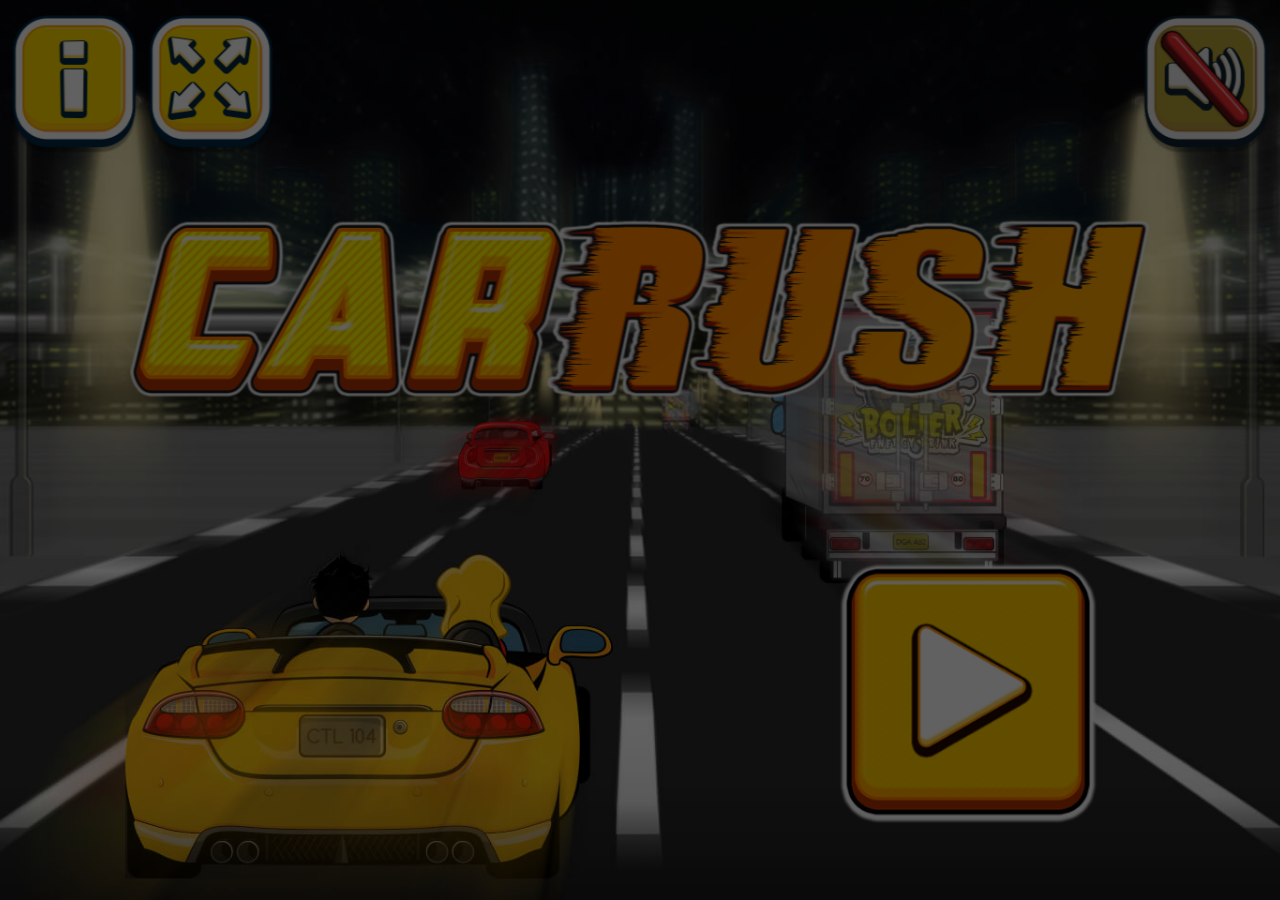
<file: car-rush/index.html>
<!DOCTYPE html>
<html>
    <head>
        <title>CAR RUSH</title>
        <link rel="stylesheet" href="css/reset.css" type="text/css">
        <link rel="stylesheet" href="css/main.css" type="text/css">
        <link rel="stylesheet" href="css/orientation_utils.css" type="text/css">
        <link rel="stylesheet" href="css/ios_fullscreen.css" type="text/css">
        <link rel='shortcut icon' type='image/x-icon' href='./favicon.ico' />
        <meta http-equiv="Content-Type" content="text/html; charset=UTF-8">

        <meta name="viewport" content="width=device-width, user-scalable=no, initial-scale=1.0, minimum-scale=1.0, maximum-scale=1.0, minimal-ui" />
	<meta name="msapplication-tap-highlight" content="no"/>

        <script type="text/javascript" src="js/jquery-2.0.3.min.js"></script>
        <script type="text/javascript" src="js/createjs.min.js"></script>
        <script type="text/javascript" src="js/screenfull.js"></script>
        <script type="text/javascript" src="js/platform.js"></script>
        <script type="text/javascript" src="js/ios_fullscreen.js"></script>
        <script type="text/javascript" src="js/howler.min.js"></script>
        <script type="text/javascript" src="js/ctl_utils.js"></script>
        <script type="text/javascript" src="js/sprite_lib.js"></script>
        <script type="text/javascript" src="js/settings.js"></script>
        <script type="text/javascript" src="js/CLang.js"></script>
        <script type="text/javascript" src="js/CPreloader.js"></script>
        <script type="text/javascript" src="js/CMain.js"></script>
        <script type="text/javascript" src="js/CCreditsPanel.js"></script>
        <script type="text/javascript" src="js/CTextButton.js"></script>
        <script type="text/javascript" src="js/CToggle.js"></script>
        <script type="text/javascript" src="js/CGfxButton.js"></script>
        <script type="text/javascript" src="js/CMenu.js"></script>
        <script type="text/javascript" src="js/CGame.js"></script>
        <script type="text/javascript" src="js/CInterface.js"></script>
        <script type="text/javascript" src="js/CHelpPanel.js"></script>
        <script type="text/javascript" src="js/CEndPanel.js"></script>
        <script type="text/javascript" src="js/CPlayer.js"></script>
        <script type="text/javascript" src="js/CRenderer.js"></script>
        <script type="text/javascript" src="js/CRoad.js"></script>
        <script type="text/javascript" src="js/CCar.js"></script>
        <script type="text/javascript" src="js/CLevelBuilder.js"></script>
        <script type="text/javascript" src="js/CWorldMenu.js"></script>
        <script type="text/javascript" src="js/CTrackMenu.js"></script>
        <script type="text/javascript" src="js/CLevelBut.js"></script>
        <script type="text/javascript" src="js/levelsettings.js"></script>
        <script type="text/javascript" src="js/CHorizon.js"></script>
        <script type="text/javascript" src="js/CBackground.js"></script>
        <script type="text/javascript" src="js/CNextLevelPanel.js"></script>
        <script type="text/javascript" src="js/CRollingText.js"></script>
        <script type="text/javascript" src="js/CLocalStorage.js"></script>
        <script type="text/javascript" src="js/CLosePanel.js"></script>
        <script type="text/javascript" src="js/CTimer.js"></script>
        <script type="text/javascript" src="js/CTachometer.js"></script>
        <script type="text/javascript" src="js/CMsgBox.js"></script>
        <script type="text/javascript" src="js/CTremble.js"></script>
        <script type="text/javascript" src="js/CAreYouSurePanel.js"></script>
        <script type="text/javascript" src="js/CCTLText.js"></script>
        
    </head>
    <body ondragstart="return false;" ondrop="return false;" >
	<div style="position: fixed; background-color: transparent; top: 0px; left: 0px; width: 100%; height: 100%"></div>
          <script>
            $(document).ready(function(){
                     var oMain = new CMain({
                                            /////////////PLAYER SETTINGS
                                            player_max_speed: 12000,            //SET MAX SPEED OF THE PLAYER
                                            player_maxspeed_indicator: 200,     //VALUE ON THE TACHOMETER, WHEN PLAYER REACH THE MAX SPEED. YOU CAN CHANGE THE UNITS IN CLANG.
                                            player_centrifugal_force: 0.3,      //CENTRIFUGAL FORCE VALUE WHEN IN CURVE.
                                            
                                            /////////////SCORE SETTINGS
                                            points_per_seconds_remaining: 100, //Number of points gained per seconds remaining  
                                            
                                            /////////////GENERAL SETTINGS
                                            audio_enable_on_startup:false, //ENABLE/DISABLE AUDIO WHEN GAME STARTS 
                                            fullscreen:true,            //SET THIS TO FALSE IF YOU DON'T WANT TO SHOW FULLSCREEN BUTTON
                                            check_orientation:true     //SET TO FALSE IF YOU DON'T WANT TO SHOW ORIENTATION ALERT ON MOBILE DEVICES   
                                            
                                            
                                           });
                                           
                                           
                    $(oMain).on("start_session", function(evt) {
                            if(getParamValue('ctl-arcade') === "true"){
                                parent.__ctlArcadeStartSession();
                            }
                            //...ADD YOUR CODE HERE EVENTUALLY
                    });
                     
                    $(oMain).on("end_session", function(evt) {
                           if(getParamValue('ctl-arcade') === "true"){
                               parent.__ctlArcadeEndSession();
                           }
                           //...ADD YOUR CODE HERE EVENTUALLY
                           console.log('GAME_COMPLETED')
                           window.top.postMessage({ type: "GAME_COMPLETED", game: "car-rush", score: 0 }, "*")
                    });

                    $(oMain).on("restart_level", function(evt, iLevel) {
                           if(getParamValue('ctl-arcade') === "true"){
                               parent.__ctlArcadeRestartLevel({level:iLevel});
                           }
                           //...ADD YOUR CODE HERE EVENTUALLY
                    });

                    $(oMain).on("save_score", function(evt,iScore, szMode) {
                           if(getParamValue('ctl-arcade') === "true"){
                               parent.__ctlArcadeSaveScore({score:iScore, mode: szMode});
                           }
                           //...ADD YOUR CODE HERE EVENTUALLY
                    });

                    $(oMain).on("start_level", function(evt, iLevel) {
                           if(getParamValue('ctl-arcade') === "true"){
                               parent.__ctlArcadeStartLevel({level:iLevel});
                           }
                           //...ADD YOUR CODE HERE EVENTUALLY
                    });

                    $(oMain).on("end_level", function(evt,iLevel) {
                           if(getParamValue('ctl-arcade') === "true"){
                               parent.__ctlArcadeEndLevel({level:iLevel});
                           }
                           //...ADD YOUR CODE HERE EVENTUALLY
                           console.log('GAME_COMPLETED')
                           window.top.postMessage({ type: "GAME_COMPLETED", game: "car-rush", score: 0 }, "*")
                    });

                    $(oMain).on("show_interlevel_ad", function(evt) {
                           if(getParamValue('ctl-arcade') === "true"){
                               parent.__ctlArcadeShowInterlevelAD();
                           }
                           //...ADD YOUR CODE HERE EVENTUALLY
                    });
                    
                    $(oMain).on("share_event", function(evt, iScore) {
                           if(getParamValue('ctl-arcade') === "true"){
                               parent.__ctlArcadeShareEvent({   img: TEXT_SHARE_IMAGE,
                                                                title: TEXT_SHARE_TITLE,
                                                                msg: TEXT_SHARE_MSG1 + iScore + TEXT_SHARE_MSG2,
                                                                msg_share: TEXT_SHARE_SHARE1 + iScore + TEXT_SHARE_SHARE1});
                           }
                           //...ADD YOUR CODE HERE EVENTUALLY
                    });
					 
                    if(isIOS()){ 
                        setTimeout(function(){sizeHandler();},200); 
                    }else{ sizeHandler(); } 
                                         
           });

        </script>
        
        <div class="check-fonts">
            <p class="check-font-1">ArialBold</p>
            <p class="check-font-2">Digital</p>
        </div> 
        
        <canvas id="canvas" class='ani_hack' width="1600" height="960"> </canvas>
        <div data-orientation="landscape" class="orientation-msg-container"><p class="orientation-msg-text">Please rotate your device</p></div>
        <div id="block_game" style="position: fixed; background-color: transparent; top: 0px; left: 0px; width: 100%; height: 100%; display:none"></div>

    </body>
</html>
</file>
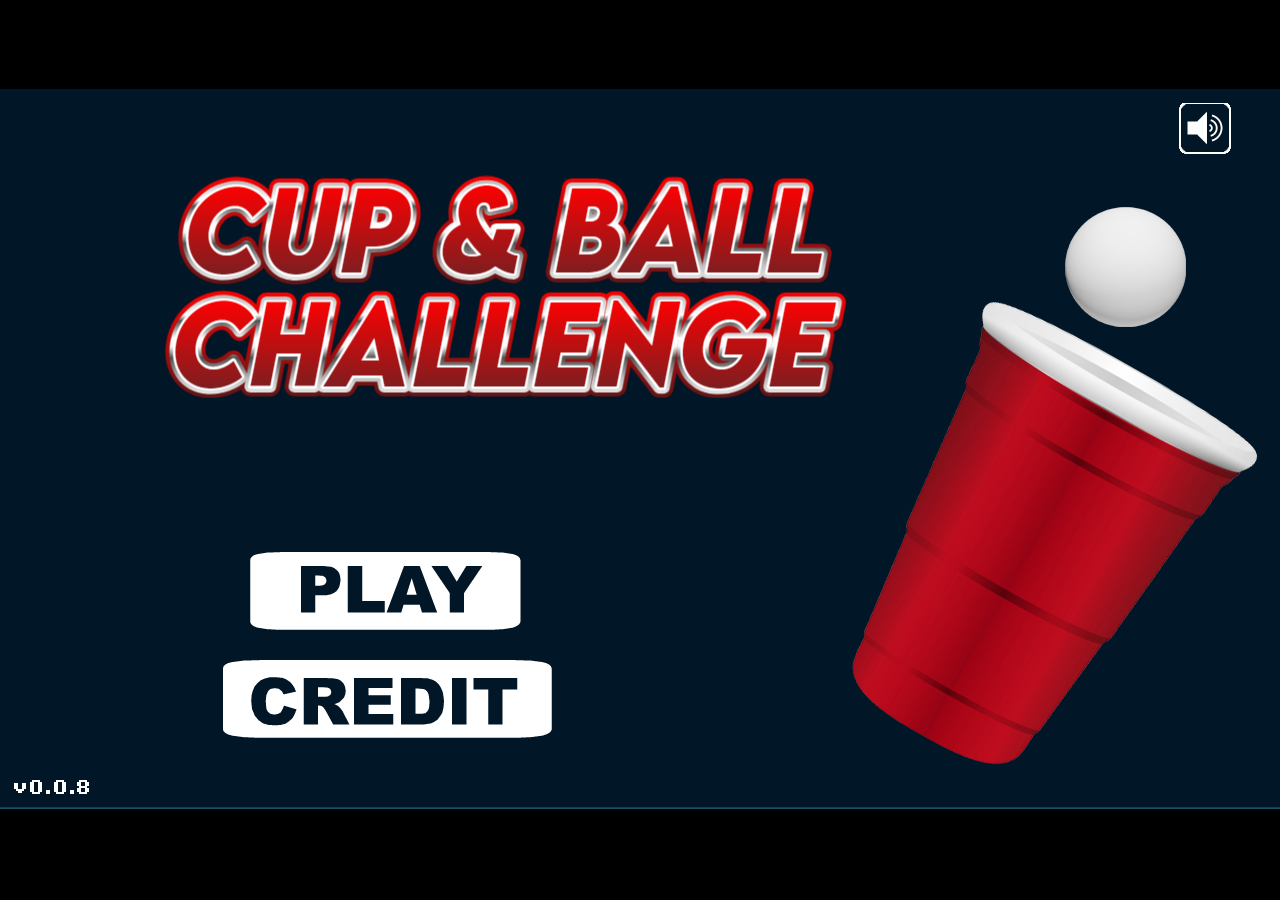
<file: cup-and-ball/index.html>
<!DOCTYPE html>
<html>

<head>
    <meta charset="utf-8">
    <meta http-equiv="X-UA-Compatible" content="IE=edge">
    <title>Cup & Ball Challenge</title>
    <meta name="viewport" content="width=device-width, initial-scale=1">
    <link rel="stylesheet" type="text/css" media="screen" href="main.css">
    <link rel="icon" href="favicon.ico" type="image/x-icon">
    <script src="main.js"></script>
</head>

<body>
    <div id="content"></div>
    <script></script>
</body>

</html>
</file>
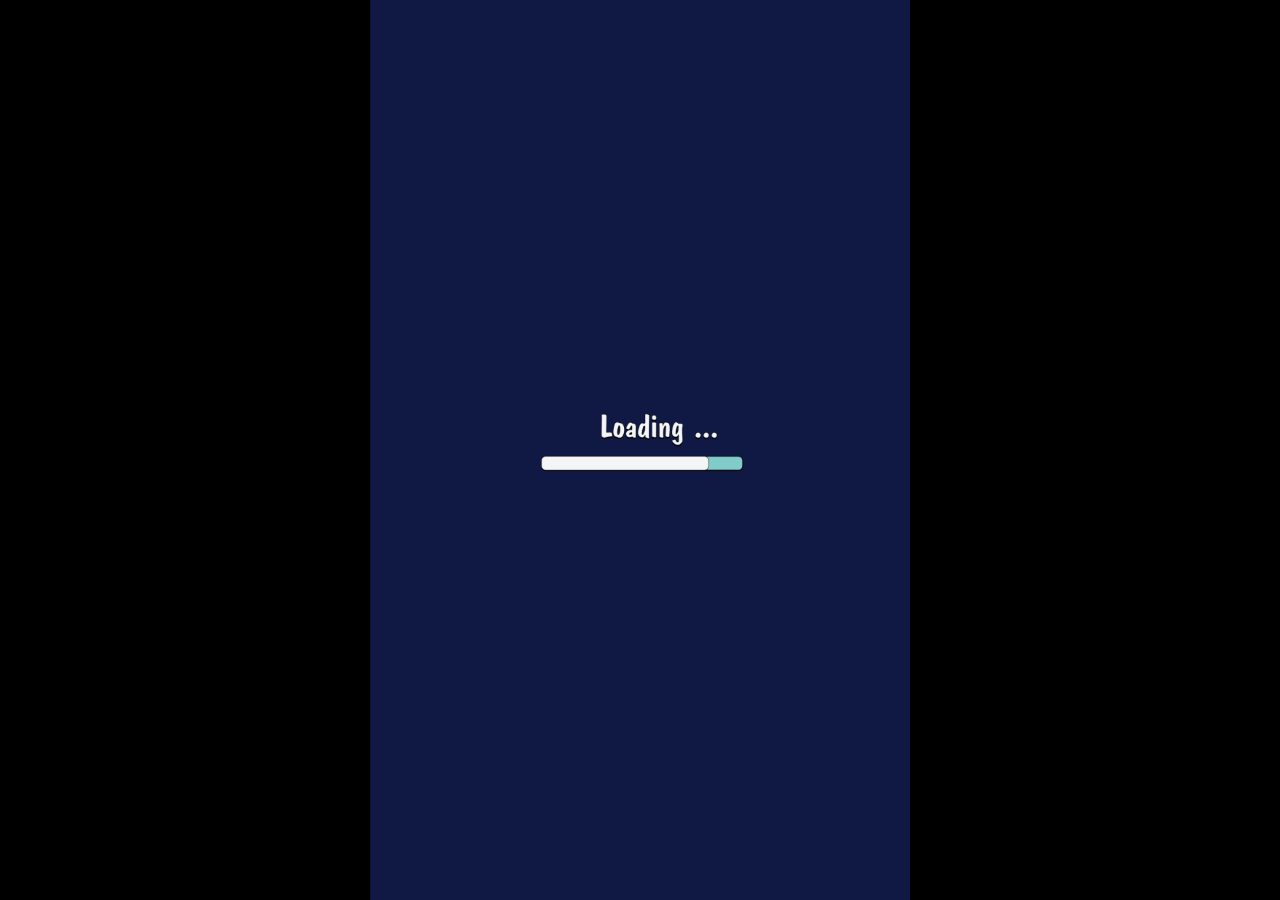
<file: emoji-buster/index.html>
<!DOCTYPE html>
<html>

<head>
    <meta http-equiv="Content-Type" content="text/html; charset=utf-8" />
    <title>Emoji Buster</title>
    <link rel="icon" type="image/x-icon" href="/assets/favi.png">
    <meta property="og:title" content="Emoji Buster Play Now">
    <meta property="og:description" content="The Most Viral Emoji Buster Game Out There!">

    <meta property="og:type" content="game" />
    <script async src="https://www.googletagmanager.com/gtag/js"></script>
    <script>
        window.dataLayer = window.dataLayer || [];

        function gtag() {
            dataLayer.push(arguments);
        }
        gtag('js', new Date());

        gtag('config', '');
        var ANALYTICS_ENABLED = false;
    </script>
    
    <style type="text/css">
        body {
            background: #000000;
            padding: 0px;
            margin: 0px;
        }

        canvas {
            display: block;
            margin: 0;
            position: absolute;
            top: 50%;
            left: 50%;
            transform: translate(-50%, -50%);
        }
    </style>
    <link rel="stylesheet" type="text/css" href="fonts/fontLoader.css">
    <script src="phaser.js"></script>
    <script src="game.js"></script>
</head>

<body>
</body>

</html>
</file>
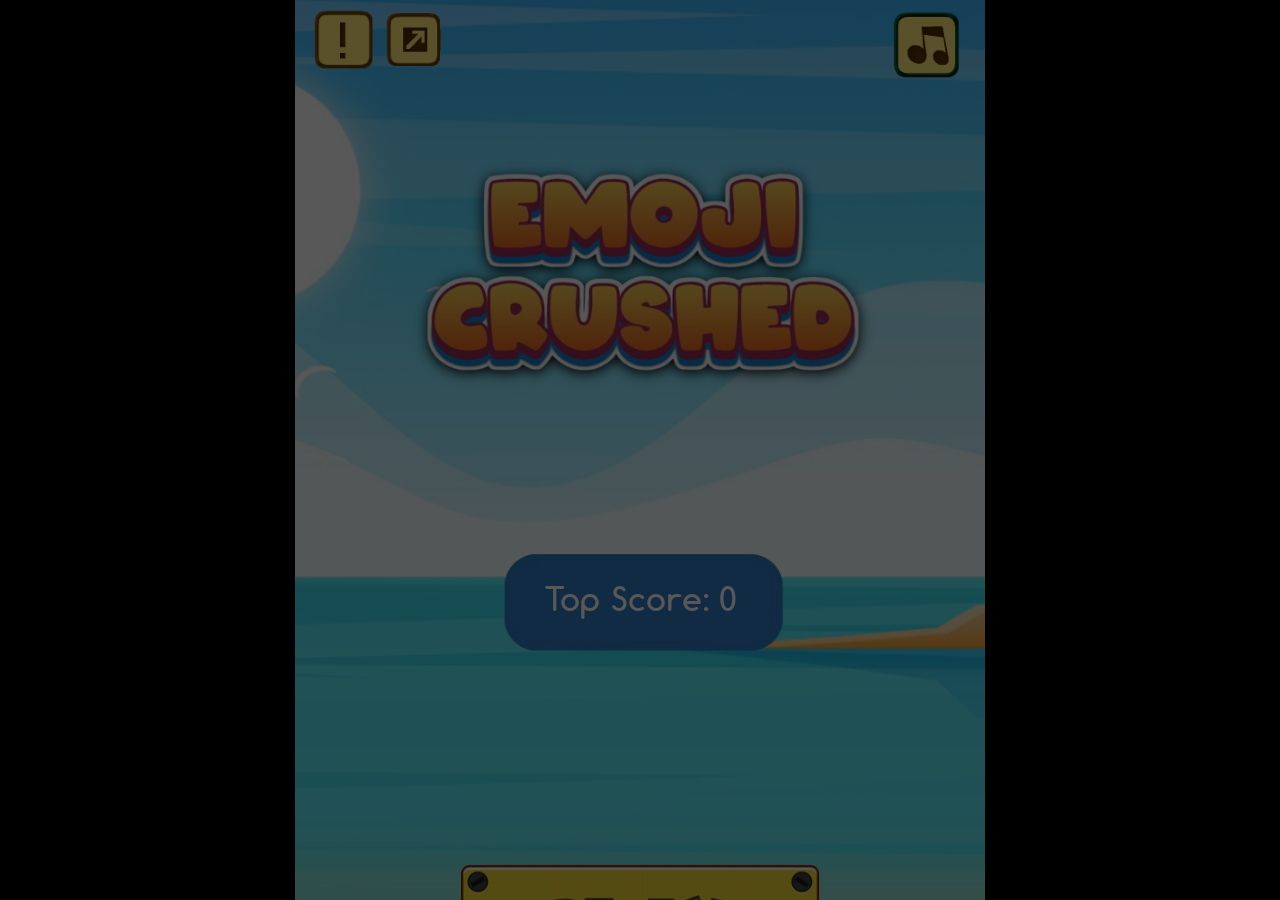
<file: emoji-crushed/index.html>
<!DOCTYPE html>
<html>
    <head>
        <title>Emoji Crushed</title>
        <link rel="stylesheet" href="css/reset.css" type="text/css">
        <link rel="stylesheet" href="css/main.css" type="text/css">
        <link rel="stylesheet" href="css/orientation_utils.css" type="text/css">
        <link rel='shortcut icon' type='image/x-icon' href='favi.png' />
        <meta http-equiv="Content-Type" content="text/html; charset=UTF-8">

        <meta name="viewport" content="width=device-width, user-scalable=no, initial-scale=1.0, minimum-scale=1.0, maximum-scale=1.0, minimal-ui" />
        <meta name="msapplication-tap-highlight" content="no"/>

        <script type="text/javascript" src="js/jquery-3.2.1.min.js"></script>
        <script type="text/javascript" src="js/createjs.min.js"></script>
        <script type="text/javascript" src="js/howler.min.js"></script>
        <script type="text/javascript" src="js/main.js"></script>
        
    </head>
    
    <body ondragstart="return false;" ondrop="return false;" >
        <div style="position: fixed; background-color: transparent; top: 0px; left: 0px; width: 100%; height: 100%"></div>
        <script>
            $(document).ready(function () {
			
                var oMain = new CMain({
                    matrix_vertical_speed: 1500,        // THIS IS THE MOVEMENT SPEED OF THE SQUARES (IN MS)
                    matrix_speed_variable: 10,          // HOW MANY MS THE SPEED WILL BE REDUCED EACH TIME
                    max_matrix_speed_limit: 500,        // THIS IS THE MAX SPEED POSSIBLE FOR THE SQUARES (IN MS)
                    colour_change_occurance: 5,         // AFTER HOW MANY DESTROYED LINES THE PLAYER WILL CHANGE COLOUR
                    
                    audio_enable_on_startup:true, 		//ENABLE/DISABLE AUDIO WHEN GAME STARTS 
                    fullscreen:true,                    // SET THIS TO FALSE IF YOU DON'T WANT TO SHOW FULLSCREEN BUTTON
                    check_orientation:true              // SET TO FALSE IF YOU DON'T WANT TO SHOW ORIENTATION ALERT ON MOBILE DEVICES
                });
					your_link ="http://your_link_here"; // THIS IS THE LINK TO YOUR BRAND
					
                $(oMain).on("start_session", function (evt) {
                    if (getParamValue('ctl-arcade') === "true") {
                        parent.__ctlArcadeStartSession();
                    }
                });

                $(oMain).on("end_session", function (evt) {
                    if (getParamValue('ctl-arcade') === "true") {
                        parent.__ctlArcadeEndSession(); 
                    }
                });

                $(oMain).on("restart_level", function (evt, iLevel) {
                    if (getParamValue('ctl-arcade') === "true") {
                        parent.__ctlArcadeRestartLevel({level: iLevel});
                    }
                });

                $(oMain).on("save_score", function (evt, iScore) {
                    trace("SCORE "+iScore)
                    if (getParamValue('ctl-arcade') === "true") {
                        parent.__ctlArcadeSaveScore({score: iScore});
                    }
                });

                $(oMain).on("show_interlevel_ad", function (evt) {
                    //trace("SHOW ADS")
                    if (getParamValue('ctl-arcade') === "true") {
                        parent.__ctlArcadeShowInterlevelAD();
                    }
                    console.log('GAME_COMPLETED')
                    window.top.postMessage({ type: "GAME_COMPLETED", game: "emoji-crushed", score: 0 }, "*")
                });

                $(oMain).on("share_event", function (evt, iScore) {
                    if (getParamValue('ctl-arcade') === "true") {
                        parent.__ctlArcadeShareEvent({img: TEXT_SHARE_IMAGE,
                            title: TEXT_SHARE_TITLE,
                            msg: TEXT_SHARE_MSG1 + iScore
                                    + TEXT_SHARE_MSG2,
                            msg_share: TEXT_SHARE_SHARE1
                                    + iScore + TEXT_SHARE_SHARE1});
                    }
                });

                if (isIOS()) {
                    setTimeout(function () {
                        sizeHandler();
                    }, 200);
                } else {
                    sizeHandler();
                }
            });

        </script>
        <div class="check-fonts">
            <p class="check-font-1">test 1</p>            
        </div>

        <canvas id="canvas" class='ani_hack' width="768" height="1400"> </canvas>
        <div data-orientation="portrait" class="orientation-msg-container"><p class="orientation-msg-text">Please rotate your device</p></div>
        <div id="block_game" style="position: fixed; background-color: transparent; top: 0px; left: 0px; width: 100%; height: 100%; display:none"></div>

    </body>
</html>
</file>
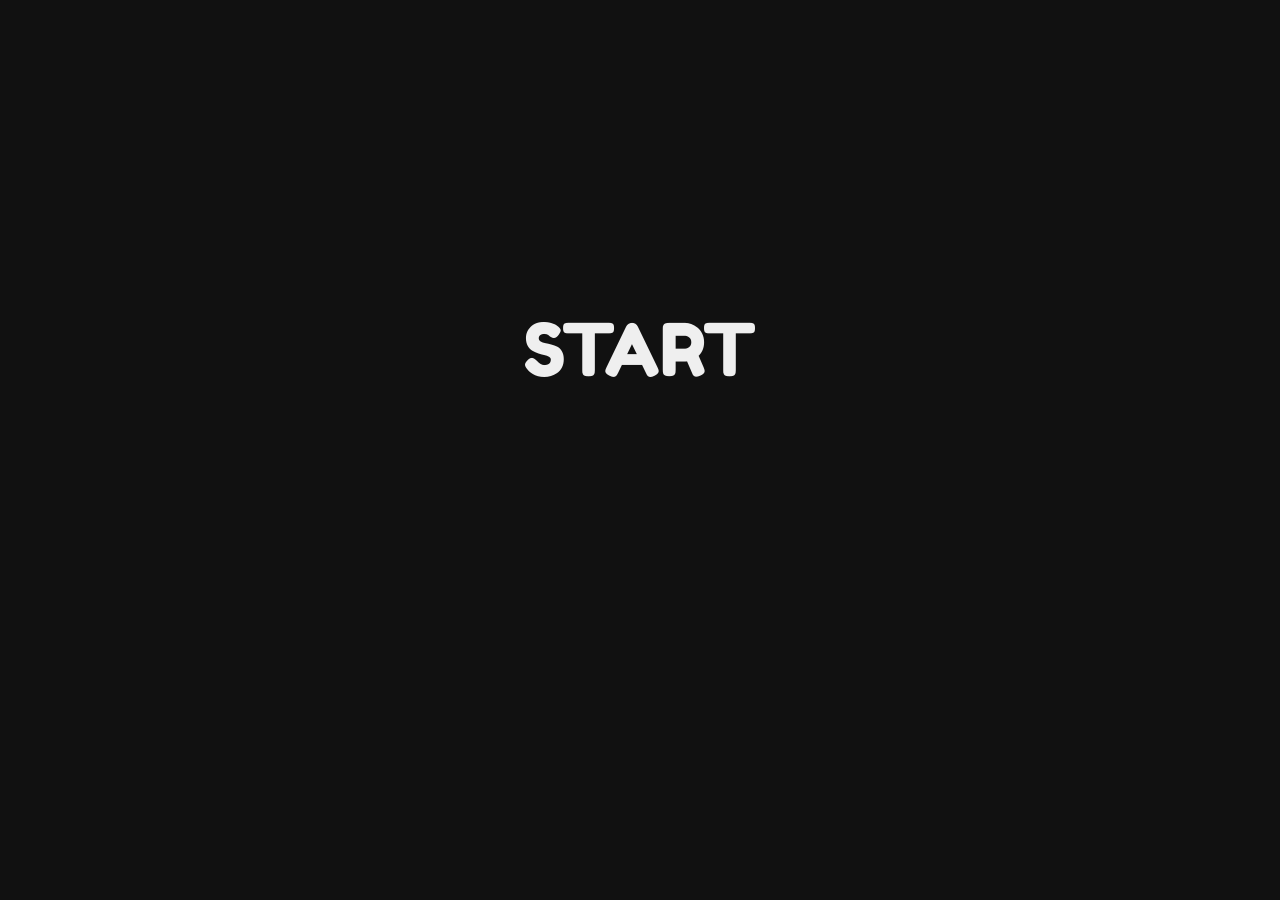
<file: gems-crush/index.html>
<!DOCTYPE html>
<html lang="en">

<head>
    <meta charset="utf-8">
    <title>Gem Crush</title>
    <link rel="stylesheet" href="style/main.css">
</head>

<body>
    <center><div id="container"></div>
    <script src="script/phaser.min.js"></script>
    <script src="script/bundle.js"></script>
</center>
</body>

</html>
</file>
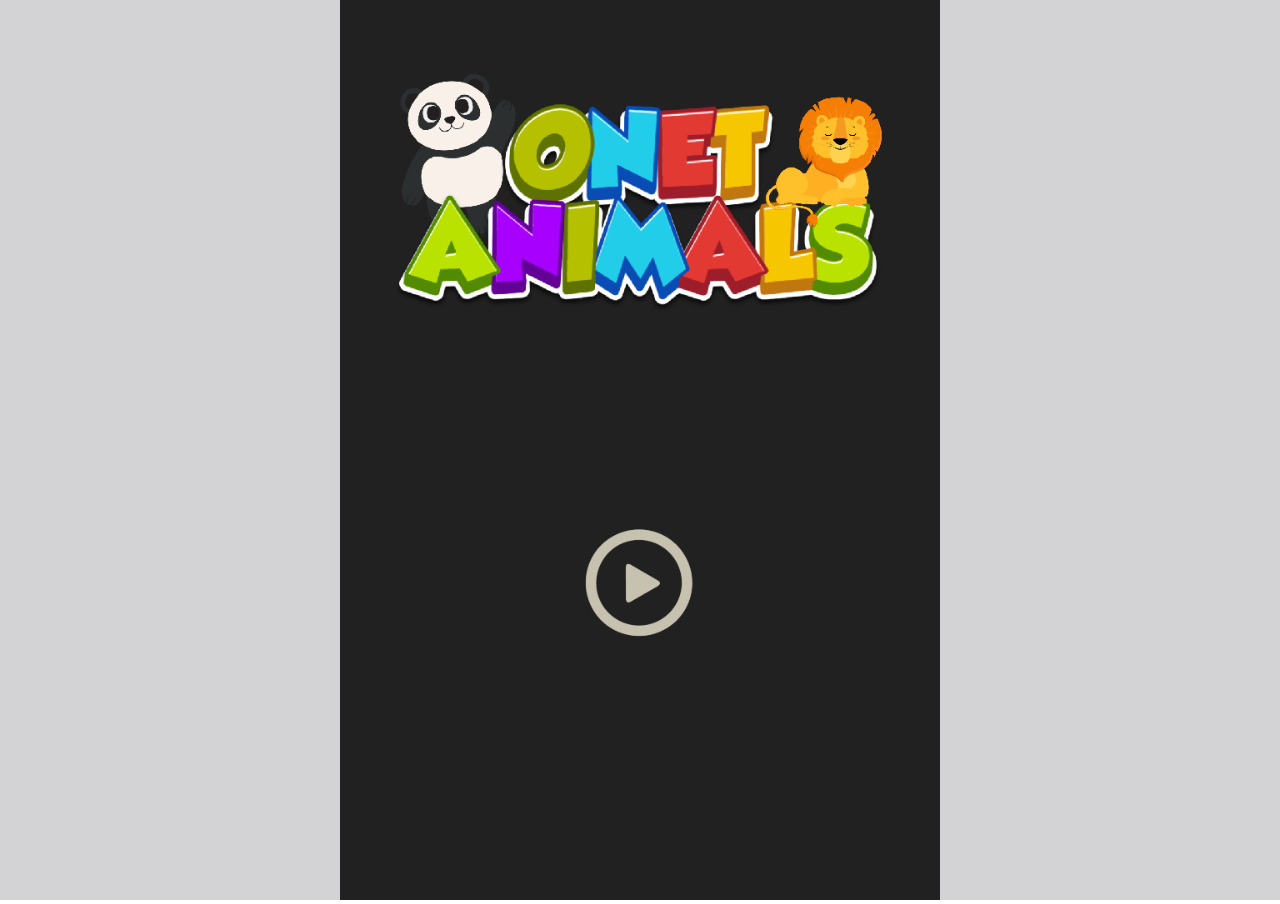
<file: onet-animals/index.html>
<!DOCTYPE html>
<html>

<head>
    <title>Onet Animal Match</title>
    <meta charset="utf-8">
    <!-- Allow fullscreen mode on iOS devices. (These are Apple specific meta tags.) -->
    <meta name="viewport" content="width=device-width, initial-scale=1.0, maximum-scale=1.0, minimum-scale=1.0, user-scalable=no, minimal-ui" />
    <meta name="apple-mobile-web-app-capable" content="yes" />
    <meta name="apple-mobile-web-app-status-bar-style" content="black" />
    <link rel="apple-touch-icon" sizes="256x256" href="img/icon.png" />
    <meta name="HandheldFriendly" content="true" />
    
    <!-- Chrome for Android web app tags -->
    <meta name="mobile-web-app-capable" content="yes" />
    <link rel="shortcut icon" sizes="256x256" href="img/icon.png" />
    <style type="text/css">
        * {
            padding: 0;
            margin: 0;
        }

        html,
        body {
            background-image: url('img/cover.png');
            overflow: hidden;
            touch-action: none;
            -ms-touch-action: none;
        }

        canvas {
            touch-action-delay: none;
            touch-action: none;
            -ms-touch-action: none;
        }

        @font-face {
            font-family: 'robotomono';
            font-style: normal;
            font-weight: 400;
            src: url(font/robotomono.ttf) format('truetype');
        }

        @font-face {
            font-family: 'PoetsenOne';
            font-style: normal;
            font-weight: 400;
            src: url(font/PoetsenOne.ttf) format('truetype');
        }
    </style>
    <script type="text/javascript" src="scripts/phaser.min.js"></script>
</head>

<body>
    <div style="font-family:robotomono; position:absolute; left:-1000px; visibility:hidden;">.</div>
    <div style="font-family:PoetsenOne; position:absolute; left:-1000px; visibility:hidden;">.</div>
    <script type="text/javascript" src="scripts/boot.js"></script>
    <script type="text/javascript" src="scripts/stages.js"></script>
    <script type="text/javascript" src="scripts/preload.js"></script>
    <script type="text/javascript" src="scripts/menu.js"></script>
    <script type="text/javascript" src="scripts/game.js"></script>
</body>

</html>
</file>
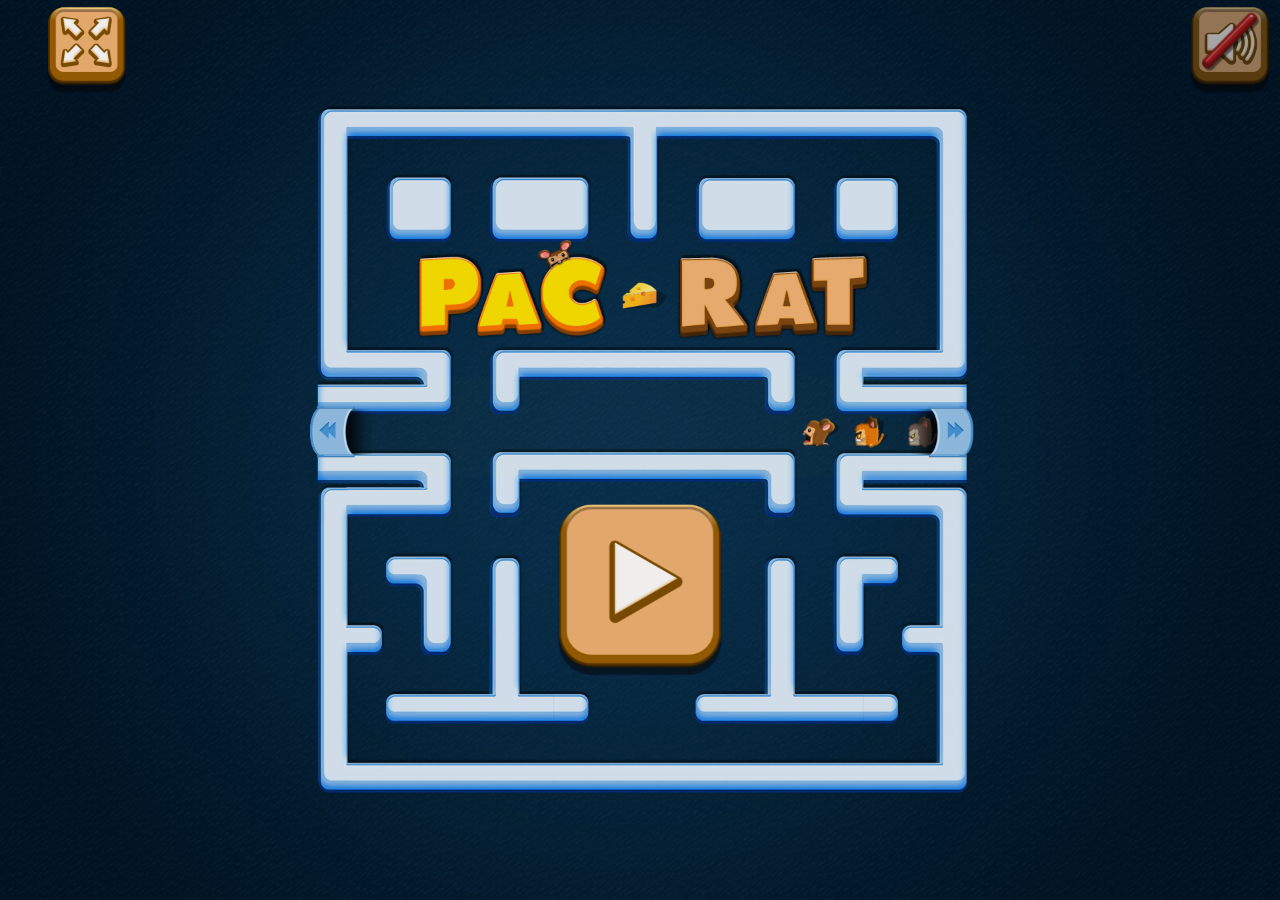
<file: pacrat/index.html>
<!DOCTYPE html>
<html>
    <head>
        <title>PACRAT</title>
        <link rel="stylesheet" href="css/reset.css" type="text/css">
        <link rel="stylesheet" href="css/main.css" type="text/css">
        <link rel="stylesheet" href="css/ios_fullscreen.css" type="text/css">
        <link rel='shortcut icon' type='image/x-icon' href='./favicon.ico' />
        <meta http-equiv="Content-Type" content="text/html; charset=UTF-8">

        <meta name="viewport" content="width=device-width, user-scalable=no, initial-scale=1.0, minimum-scale=1.0, maximum-scale=1.0, minimal-ui" />
	<meta name="msapplication-tap-highlight" content="no"/>

        <script type="text/javascript" src="js/jquery-3.2.1.min.js"></script>
        <script type="text/javascript" src="js/createjs.min.js"></script>
        <script type="text/javascript" src="js/howler.min.js"></script>
        <script type="text/javascript" src="js/screenfull.js"></script>
        <script type="text/javascript" src="js/hammer.min.js"></script>
        <script type="text/javascript" src="js/ios_fullscreen.js"></script>
        <script type="text/javascript" src="js/platform.js"></script>
        <script type="text/javascript" src="js/pathfinding-browser.js"></script>
        <script type="text/javascript" src="js/CLocalStorage.js"></script>
        <script type="text/javascript" src="js/ctl_utils.js"></script>
        <script type="text/javascript" src="js/sprite_lib.js"></script>
        <script type="text/javascript" src="js/settings.js"></script>
        <script type="text/javascript" src="js/CMain.js"></script>
        <script type="text/javascript" src="js/CLang.min.js"></script>
        <script type="text/javascript" src="js/CPreloader.js"></script>
        <script type="text/javascript" src="js/CTextButton.js"></script>
        <script type="text/javascript" src="js/CToggle.js"></script>
        <script type="text/javascript" src="js/CGfxButton.js"></script>
        <script type="text/javascript" src="js/CMenu.js"></script>
        <script type="text/javascript" src="js/CGame.js"></script>
        <script type="text/javascript" src="js/CInterface.js"></script>
        <script type="text/javascript" src="js/CEndPanel.js"></script>
        <script type="text/javascript" src="js/CCreditsPanel.js"></script>
        <script type="text/javascript" src="js/CAreYouSurePanel.js"></script>
        <script type="text/javascript" src="js/CMsgBox.js"></script>
        <script type="text/javascript" src="js/CHero.js"></script>
        <script type="text/javascript" src="js/CEnemy.js"></script>
        <script type="text/javascript" src="js/CLevelSettings.js"></script>
        <script type="text/javascript" src="js/CCell.js"></script>
        <script type="text/javascript" src="js/CHelpPanel.js"></script>
        <script type="text/javascript" src="js/CVector2.js"></script>
        <script type="text/javascript" src="js/CLevelMenu.js"></script>
        <script type="text/javascript" src="js/CLevelBut.js"></script>
        <script type="text/javascript" src="js/CNextLevelPanel.js"></script>
        <script type="text/javascript" src="js/CWinPanel.js"></script>
        <script type="text/javascript" src="js/CCTLText.js"></script>
        <script type="text/javascript" src="js/sprintf.js"></script>
        
    </head>
    <body ondragstart="return false;" ondrop="return false;" >
	<div style="position: fixed; background-color: transparent; top: 0px; left: 0px; width: 100%; height: 100%"></div>
          <script>
            $(document).ready(function(){
                     var oMain = new CMain({    
                                                lives:3,            //NUM OF LIVES
                                                point_item:10,      //SCORE FOR EACH CHEESE COLLECTED
                                                point_powerup:50,   //SCORE FOR EACH POWER-UP COLLECTED
                                                point_kill_enemy:50,//SCORE FOR EACH ENEMY KILLED
                                                time_powerup:10000, //DURATION IN MILLISECONDS OF POWER-UP EFFECT    
                                                fullscreen:true,     //SET THIS TO FALSE IF YOU DON'T WANT TO SHOW FULLSCREEN BUTTON
                                                audio_enable_on_startup:false  //ENABLE/DISABLE AUDIO WHEN GAME STARTS 
                                           });
                                           
                                           
                    $(oMain).on("start_session", function(evt) {
                        if(getParamValue('ctl-arcade') === "true"){
                             parent.__ctlArcadeStartSession();
                        }
                        //...ADD YOUR CODE HERE EVENTUALLY
                    });

                    $(oMain).on("end_session", function(evt) {
                           if(getParamValue('ctl-arcade') === "true"){
                               parent.__ctlArcadeEndSession();
                           }
                           //...ADD YOUR CODE HERE EVENTUALLY
                    });
                    
                    $(oMain).on("start_level", function (evt, iLevel) {
                        if (getParamValue('ctl-arcade') === "true") {
                            parent.__ctlArcadeStartLevel({level: iLevel});
                        }
                    });

                    $(oMain).on("restart_level", function (evt, iLevel) {
                        if (getParamValue('ctl-arcade') === "true") {
                            parent.__ctlArcadeRestartLevel({level: iLevel});
                        }
                    });

                    $(oMain).on("end_level", function (evt, iLevel) {
                        if (getParamValue('ctl-arcade') === "true") {
                            parent.__ctlArcadeEndLevel({level: iLevel});
                        }
                    });
                
                    $(oMain).on("save_score", function(evt,iScore) {
                           if(getParamValue('ctl-arcade') === "true"){
                               parent.__ctlArcadeSaveScore({score:iScore});
                           }
                           //...ADD YOUR CODE HERE EVENTUALLY
                    });

                    $(oMain).on("show_interlevel_ad", function(evt) {
                           if(getParamValue('ctl-arcade') === "true"){
                               parent.__ctlArcadeShowInterlevelAD();
                           }
                           //...ADD YOUR CODE HERE EVENTUALLY
                    });
                    
                    $(oMain).on("share_event", function(evt, iScore) {
                           if(getParamValue('ctl-arcade') === "true"){
                               parent.__ctlArcadeShareEvent({   img: TEXT_SHARE_IMAGE,
                                                                title: TEXT_SHARE_TITLE,
                                                                msg: TEXT_SHARE_MSG1 + iScore + TEXT_SHARE_MSG2,
                                                                msg_share: TEXT_SHARE_SHARE1 + iScore + TEXT_SHARE_SHARE1});

                           }
                           //...ADD YOUR CODE HERE EVENTUALLY
                    });

                    if(isIOS()){
                        setTimeout(function(){sizeHandler();},200); 
                    }else{ 
                        sizeHandler(); 
                    }
        });

        </script>
        <div class="check-fonts">
            <p class="check-font-1">test 1</p>
        </div> 
        
        <canvas id="canvas" class='ani_hack' width="1920" height="1920"> </canvas>
        <div id="block_game" style="position: fixed; background-color: transparent; top: 0px; left: 0px; width: 100%; height: 100%; display:none"></div>

    </body>
</html>
</file>
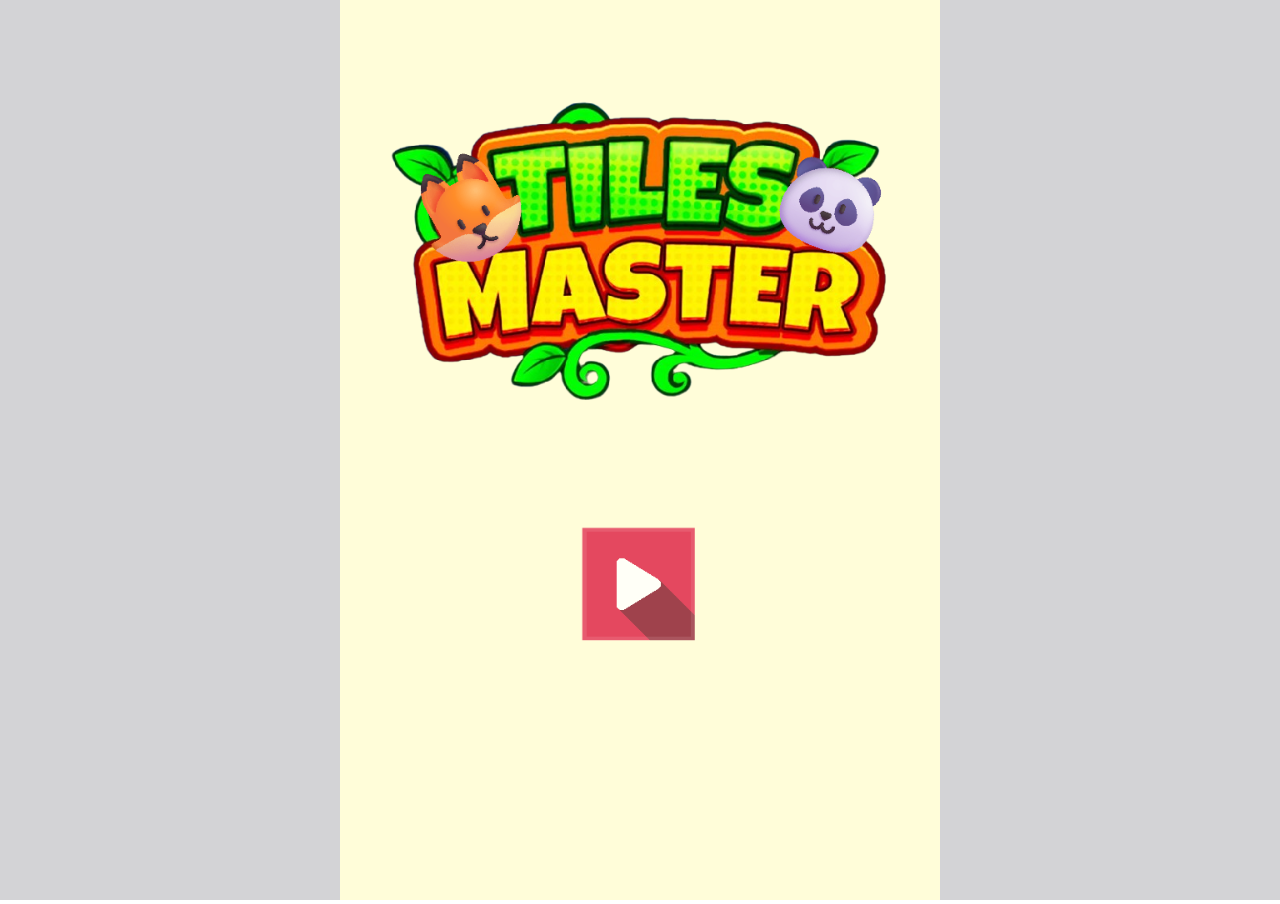
<file: tiles-master/index.html>
<!DOCTYPE html>
<html>

<head>
    <title>Tiles Master</title>
    <meta charset="utf-8">
    <!-- Allow fullscreen mode on iOS devices. (These are Apple specific meta tags.) -->
    <meta name="viewport" content="width=device-width, initial-scale=1.0, maximum-scale=1.0, minimum-scale=1.0, user-scalable=no, minimal-ui" />
    <meta name="apple-mobile-web-app-capable" content="yes" />
    <meta name="apple-mobile-web-app-status-bar-style" content="black" />
    <link rel="apple-touch-icon" sizes="256x256" href="img/icon.png" />
    <meta name="HandheldFriendly" content="true" />
    
    <!-- Chrome for Android web app tags -->
    <meta name="mobile-web-app-capable" content="yes" />
    <link rel="shortcut icon" sizes="256x256" href="img/icon.png" />
    <style type="text/css">
        * {
            padding: 0;
            margin: 0;
        }

        html,
        body {
            background-image: url('img/cover.png');
            overflow: hidden;
            touch-action: none;
            -ms-touch-action: none;
        }

        canvas {
            touch-action-delay: none;
            touch-action: none;
            -ms-touch-action: none;
        }

        @font-face {
            font-family: 'robotomono';
            font-style: normal;
            font-weight: 400;
            src: url(font/robotomono.ttf) format('truetype');
        }

        @font-face {
            font-family: 'PoetsenOne';
            font-style: normal;
            font-weight: 400;
            src: url(font/PoetsenOne.ttf) format('truetype');
        }
    </style>
    <script type="text/javascript" src="scripts/phaser.min.js"></script>
</head>

<body>
    <div style="font-family:robotomono; position:absolute; left:-1000px; visibility:hidden;">.</div>
    <div style="font-family:PoetsenOne; position:absolute; left:-1000px; visibility:hidden;">.</div>
    <script type="text/javascript" src="scripts/boot.js"></script>
    <script type="text/javascript" src="scripts/stages.js"></script>
    <script type="text/javascript" src="scripts/preload.js"></script>
    <script type="text/javascript" src="scripts/menu.js"></script>
    <script type="text/javascript" src="scripts/game.js"></script>
</body>

</html>
</file>
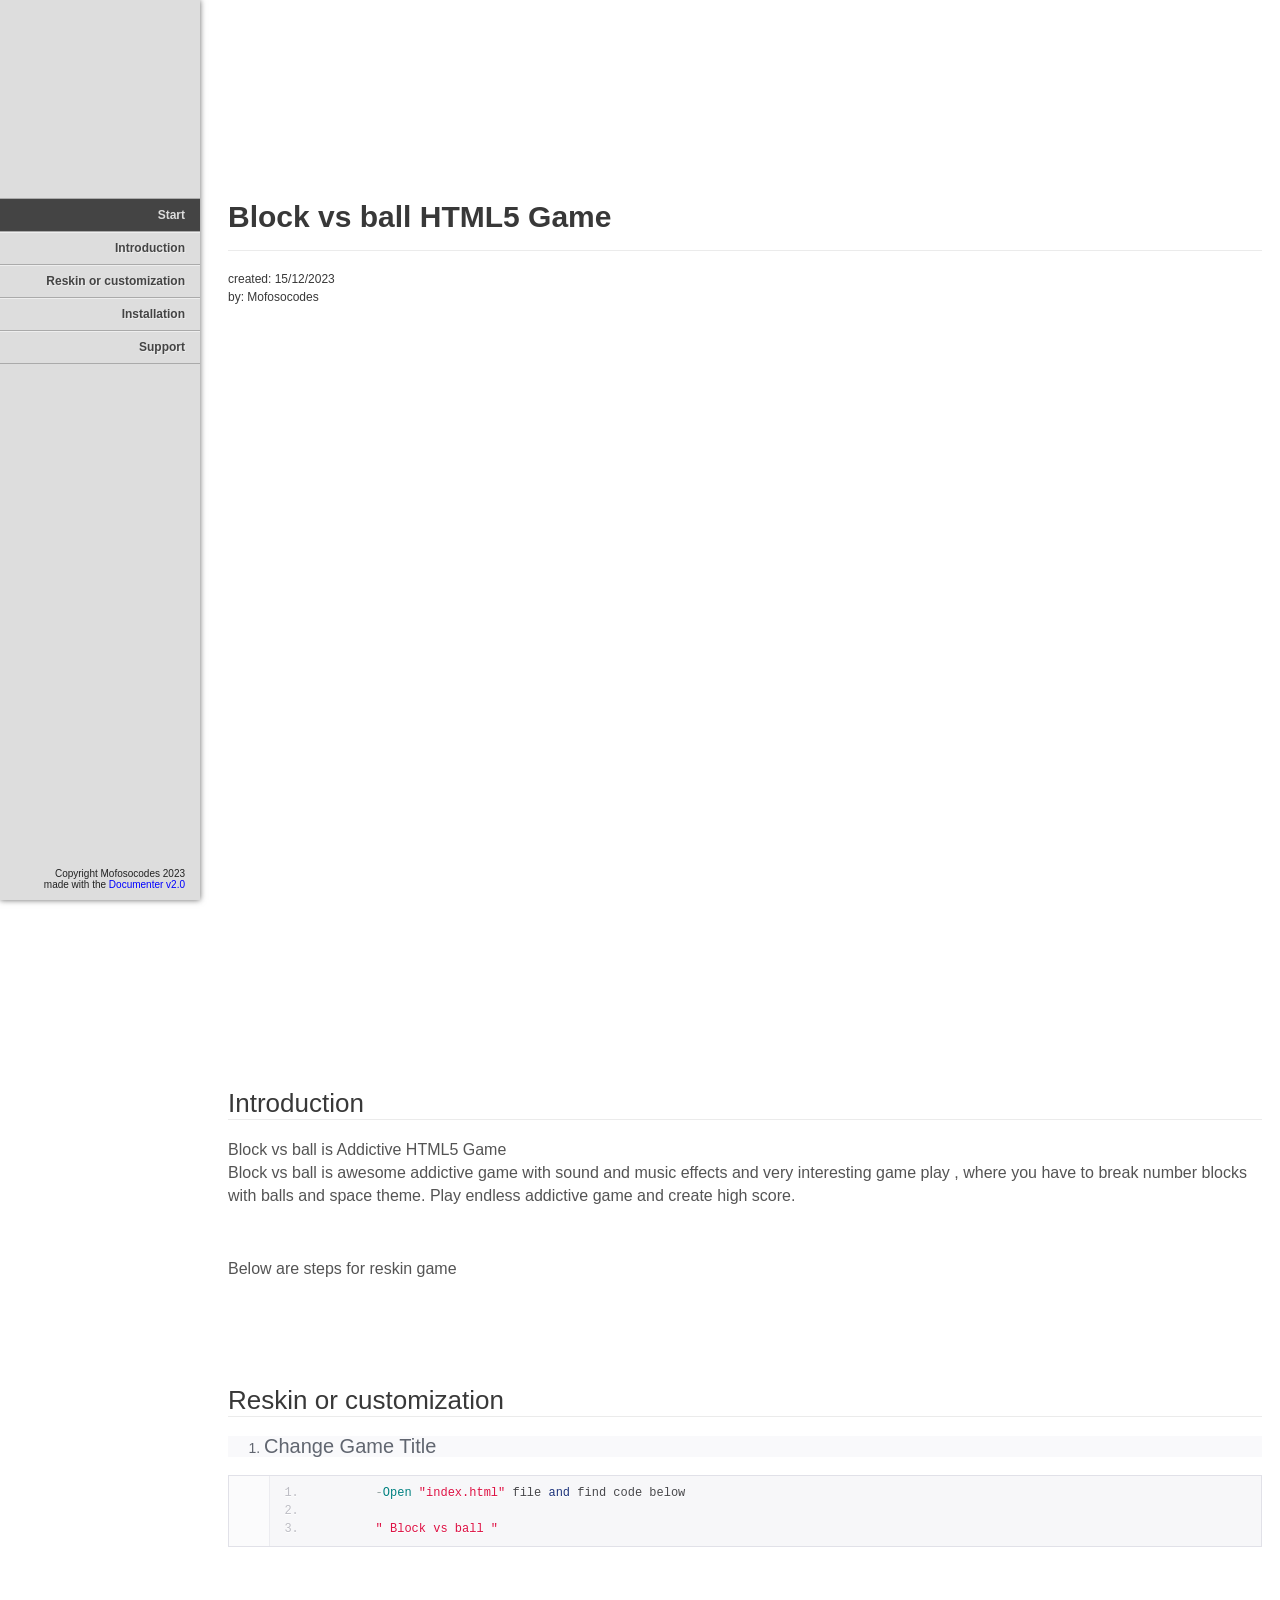
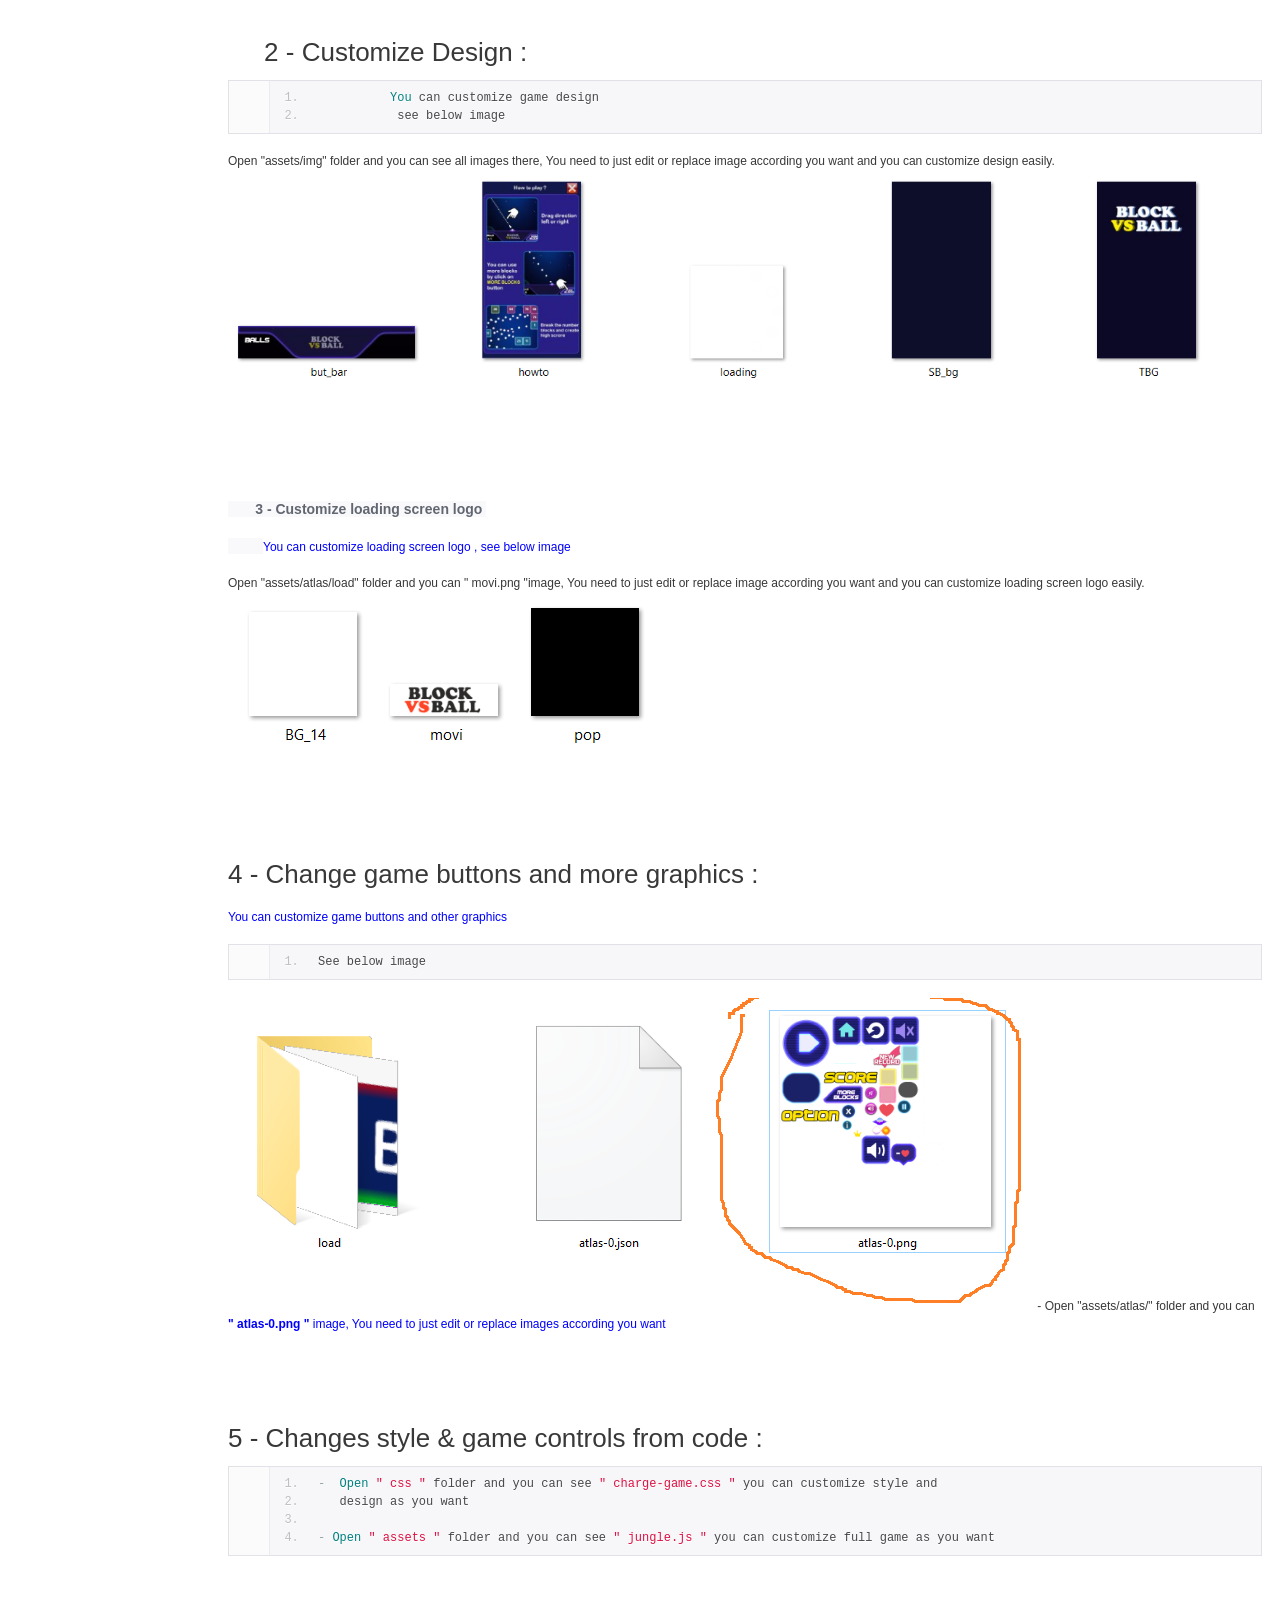
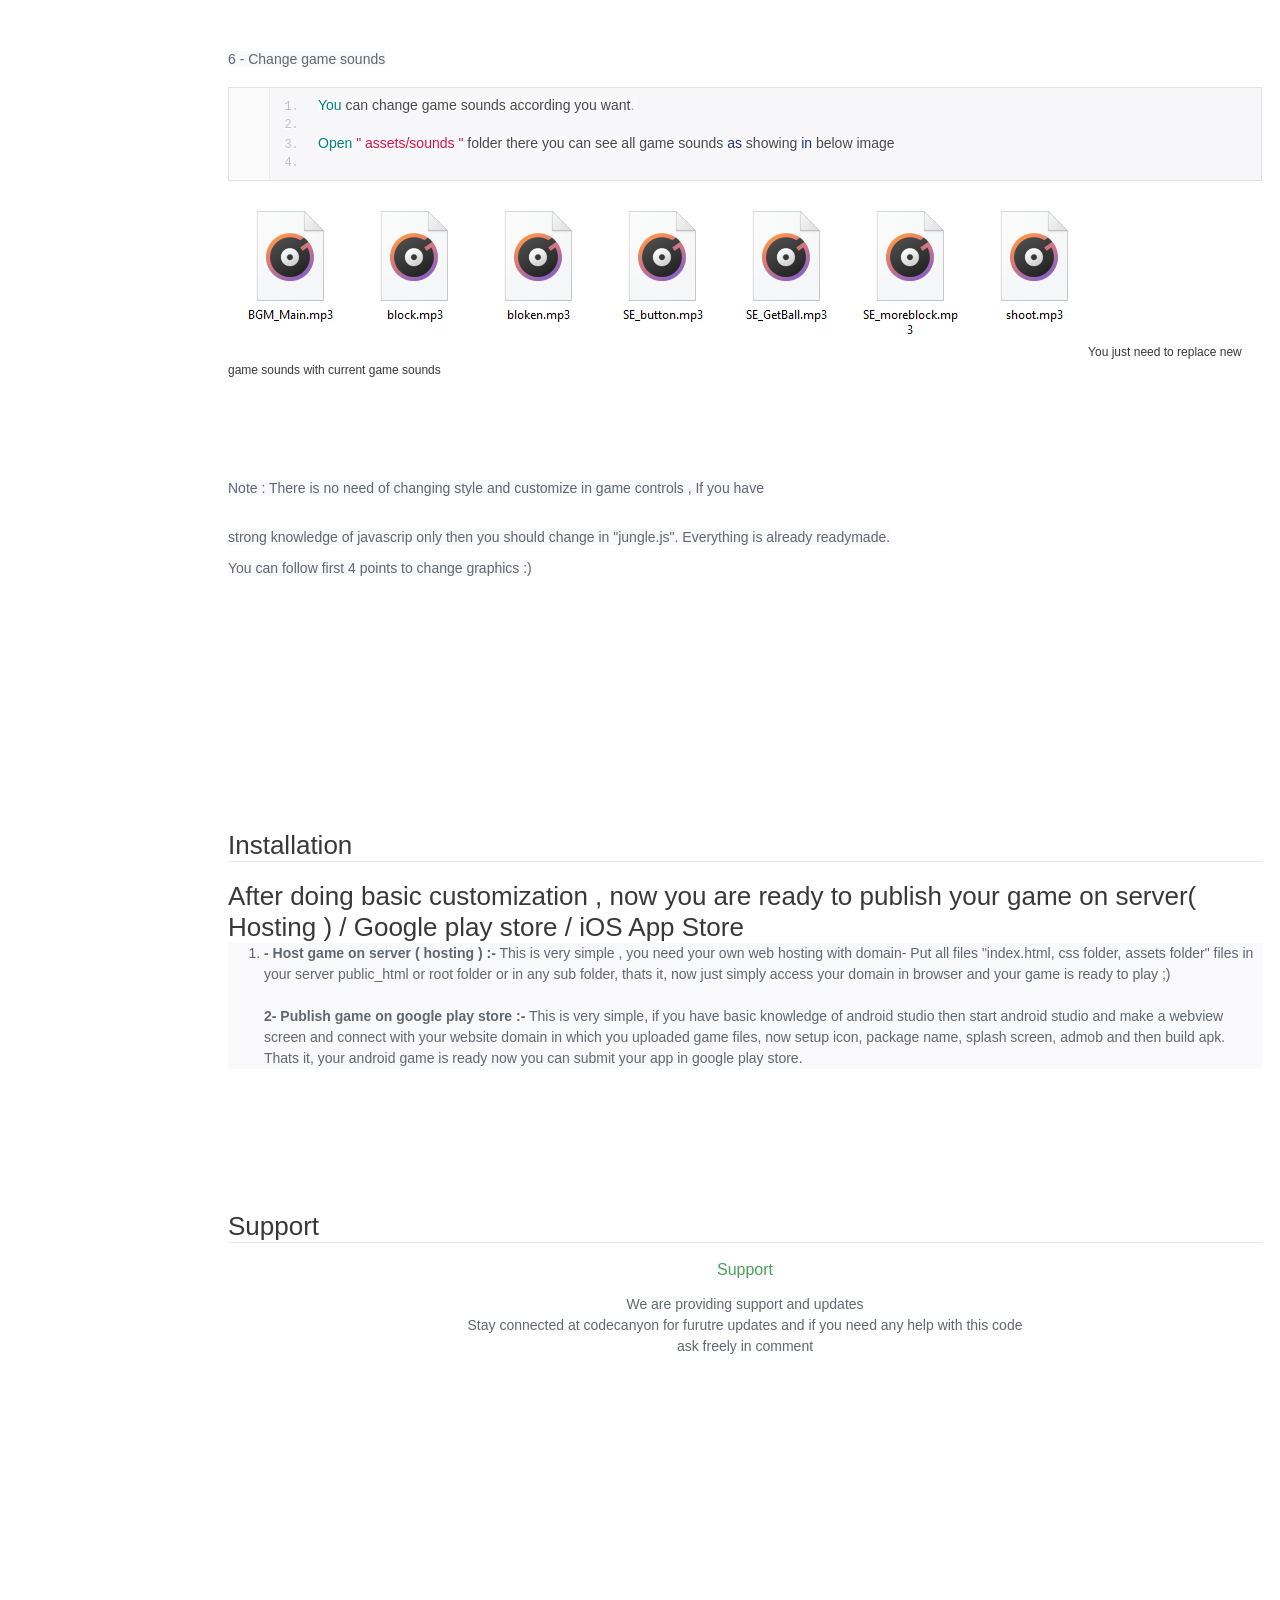
<file: block-vs-ball/documentation/index.html>
<!doctype html>
<!--[if IE 6 ]><html lang="en-us" class="ie6"> <![endif]-->
<!--[if IE 7 ]><html lang="en-us" class="ie7"> <![endif]-->
<!--[if IE 8 ]><html lang="en-us" class="ie8"> <![endif]-->
<!--[if (gt IE 7)|!(IE)]><!-->
<html lang="en-us"><!--<![endif]-->
<head>
	<meta charset="utf-8">

	<title>Block vs ball HTML5 Game</title>

	<meta name="description" content="We are giving you instruction "Basic Customization" and "Upload on server "
Very easy documentation / Need only basic customization


Below are steps you can apply in your project and make it live.">
	<meta name="author" content="Mofosocodes">
	<meta name="copyright" content="Mofosocodes">
	<meta name="generator" content="Documenter v2.0 https://evp.to/documenter">
	<meta name="date" content="2022-04-07T00:00:00+02:00">

	<link rel="stylesheet" href="assets/css/documenter_style.css" media="all">
	<link rel="stylesheet" href="assets/js/google-code-prettify/prettify.css" media="screen">
	<script src="assets/js/google-code-prettify/prettify.js"></script>

	
	
	<script src="assets/js/jquery.js"></script>
	
	<script src="assets/js/jquery.scrollTo.js"></script>
	<script src="assets/js/jquery.easing.js"></script>

	<script>document.createElement('section');var duration='500',easing='swing';</script>
	<script src="assets/js/script.js"></script>

	<style>
		html{background-color:#FFFFFF;color:#383838;}
		::-moz-selection{background:#444444;color:#DDDDDD;}
		::selection{background:#444444;color:#DDDDDD;}
		#documenter_sidebar #documenter_logo{background-image:url();}
		a{color:#0000FF;}
		.btn {
			border-radius:3px;
		}
		.btn-primary {
			  background-image: -moz-linear-gradient(top, #0088CC, #0044CC);
			  background-image: -ms-linear-gradient(top, #0088CC, #0044CC);
			  background-image: -webkit-gradient(linear, 0 0, 0 0088CC%, from(#DDDDDD), to(#0044CC));
			  background-image: -webkit-linear-gradient(top, #0088CC, #0044CC);
			  background-image: -o-linear-gradient(top, #0088CC, #0044CC);
			  background-image: linear-gradient(top, #0088CC, #0044CC);
			  filter: progid:DXImageTransform.Microsoft.gradient(startColorstr='#0088CC', endColorstr='#0044CC', GradientType=0);
			  border-color: #0044CC #0044CC #bfbfbf;
			  color:#FFFFFF;
		}
		.btn-primary:hover,
		.btn-primary:active,
		.btn-primary.active,
		.btn-primary.disabled,
		.btn-primary[disabled] {
		  border-color: #0088CC #0088CC #bfbfbf;
		  background-color: #0044CC;
		}
		hr{border-top:1px solid #EBEBEB;border-bottom:1px solid #FFFFFF;}
		#documenter_sidebar, #documenter_sidebar ul a{background-color:#DDDDDD;color:#222222;}
		#documenter_sidebar ul a{-webkit-text-shadow:1px 1px 0px #EEEEEE;-moz-text-shadow:1px 1px 0px #EEEEEE;text-shadow:1px 1px 0px #EEEEEE;}
		#documenter_sidebar ul{border-top:1px solid #AAAAAA;}
		#documenter_sidebar ul a{border-top:1px solid #EEEEEE;border-bottom:1px solid #AAAAAA;color:#444444;}
		#documenter_sidebar ul a:hover{background:#444444;color:#DDDDDD;border-top:1px solid #444444;}
		#documenter_sidebar ul a.current{background:#444444;color:#DDDDDD;border-top:1px solid #444444;}
		#documenter_copyright{display:block !important;visibility:visible !important;}
	</style>

</head>
<body class="documenter-project-space-balls-html5-game">
	<div id="documenter_sidebar">
		<a href="#documenter_cover" id="documenter_logo"></a>
		<ul id="documenter_nav">
			<li><a class="current" href="#documenter_cover">Start</a></li>
				
			<li><a href="#introduction" title="Introduction">Introduction</a></li>
			<li><a href="#reskin_or_customization" title="Reskin or customization">Reskin or customization</a></li>
			<li><a href="#installation" title="Installation">Installation</a></li>
			<li><a href="#support" title="Support">Support</a></li>

		</ul>
		<div id="documenter_copyright">Copyright Mofosocodes 2023<br>
		made with the <a href="https://evp.to/documenter">Documenter v2.0</a>
		</div>
	</div>
	<div id="documenter_content">
	<section id="documenter_cover">
	<h1>Block vs ball HTML5 Game</h1>
	
	<div id="documenter_buttons">
		
	</div>
	<hr>
	<ul>
	<li>created: 15/12/2023</li>
	
	<li>by: Mofosocodes</li>
	
	
	</ul>
	<p></p>
	</section>

	<section id="introduction">
	<div class="page-header"><h3>Introduction</h3><hr class="notop"></div>
<h2>
	<span style="color: rgb(84, 84, 84); font-family: &quot;Helvetica Neue&quot;, Helvetica, Arial, sans-serif; font-size: 16px;">Block vs ball is Addictive HTML5 Game</span><br style="box-sizing: border-box; color: rgb(84, 84, 84); font-family: &quot;Helvetica Neue&quot;, Helvetica, Arial, sans-serif; font-size: 16px;">
	<span style="color: rgb(84, 84, 84); font-family: &quot;Helvetica Neue&quot;, Helvetica, Arial, sans-serif; font-size: 16px;">Block vs ball is awesome addictive game with sound and music effects and very interesting game play , where you have to break number blocks with balls and space theme. Play endless addictive game and create high score.</span></h2>
<p>
	&nbsp;</p>
<p>
	<span style="color: rgb(84, 84, 84); font-family: &quot;Helvetica Neue&quot;, Helvetica, Arial, sans-serif; font-size: 16px;">Below are steps for reskin game</span></p>
</section>
<section id="reskin_or_customization">
	<div class="page-header"><h3>Reskin or customization</h3><hr class="notop"></div>
<ol style="box-sizing: border-box; margin-top: 0px; margin-bottom: 1rem; color: rgb(97, 102, 112); font-family: &quot;Open Sans&quot;, arial, sans-serif; font-size: 14px; background-color: rgb(249, 249, 251);">
	<li style="box-sizing: border-box;">
		<h4 id="reskin_or_customization_span_style"box_sizing_border_box_font_weight_bolder"change_game_title_span"><span style="box-sizing: border-box; font-weight: bolder;">Change Game Title</span></h4>
	</li>
</ol>
<pre class="prettyprint lang-plain linenums">
        -Open &quot;index.html&quot; file and find code below
 
        &quot; Block vs ball &quot;</pre>
<p>
	&nbsp;</p>
<p>
	&nbsp;</p>
<h3 style="box-sizing: border-box;">
	<span style="box-sizing: border-box; font-weight: bolder;">&nbsp; &nbsp; &nbsp;2 - Customize Design :</span></h3>
<pre class="prettyprint lang-plain linenums">
          <em>You can customize game design
</em>           see below image
</pre>
<p>Open "assets/img" folder and you can see all images there, You need to just edit or replace image according you want and you can customize design easily.<br>

	<img alt="" src="img/1.png" width="1000"> </p>
<p>
	&nbsp;</p>
<p>
	<span style="background-color: rgb(249, 249, 251); color: rgb(97, 102, 112); font-family: &quot;Open Sans&quot;, arial, sans-serif; font-size: 14px; font-weight: bolder;">&nbsp; &nbsp; &nbsp; &nbsp;3 - Customize loading screen logo&nbsp;</span></p>
<p>
	<span style="background-color: rgb(249, 249, 251); color: rgb(97, 102, 112); font-family: &quot;Open Sans&quot;, arial, sans-serif; font-size: 14px; font-weight: bolder;">&nbsp; &nbsp; &nbsp; &nbsp; &nbsp;</span><span style="color: blue;">You can customize loading screen logo , see below image</span></p>

<p>
	
	 Open "assets/atlas/load" folder and you can " movi.png "image, You need to just edit or replace image according you want and you can customize loading screen logo easily.
	<img alt="" src="img/2.png"> </p>
<p>
	&nbsp;</p>
<p>
	&nbsp;</p>
<h3 style="box-sizing: border-box;">
	<span style="box-sizing: border-box; font-weight: bolder;">4 - Change game buttons and more graphics :</span></h3>
<p>
	<span style="color: blue;">You can customize game buttons and other graphics</span></p>
<pre class="prettyprint lang-html linenums">
See below image ​
</pre>
<p>
	<img alt="" src="[data-uri]"  > - Open &quot;assets/atlas/&quot; folder and you can <span style="color: blue; background-color: rgb(255, 255, 255); font-family: Arial, Verdana, sans-serif; font-size: 12px; box-sizing: border-box; font-weight: bolder;">&quot; atlas-0.png &quot; </span><span style="color: blue; background-color: rgb(255, 255, 255); font-family: Arial, Verdana, sans-serif; font-size: 12px;">image, You need to just edit or replace images according you want</span></p>
<p>
	&nbsp;</p>
<p>
	&nbsp;</p>
<h3 style="box-sizing: border-box;">
	<span style="box-sizing: border-box; font-weight: bolder;">5 - Changes style &amp; game controls from code :</span></h3>
<pre class="prettyprint lang-js linenums">
<span style="color: blue;">-  Open &quot; css &quot; folder and you can see &quot; charge-game.css &quot; you can customize style and 
   design as you want</span>

- Open &quot; assets &quot; folder and you can see &quot; jungle.js &quot; you can customize full game as you want</pre>
<p>
	&nbsp;</p>
<p>
	&nbsp;</p>
<h2>
	<span style="color: rgb(97, 102, 112); font-family: &quot;Open Sans&quot;, arial, sans-serif; font-size: 14px; background-color: rgb(249, 249, 251);">6 - Change game sounds</span></h2>
<pre class="prettyprint lang-php linenums">
<span style="color: rgb(97, 102, 112); font-family: &quot;Open Sans&quot;, arial, sans-serif; font-size: 14px; background-color: rgb(249, 249, 251);">You can change game sounds according you want. </span>

<span style="color: rgb(97, 102, 112); font-family: &quot;Open Sans&quot;, arial, sans-serif; font-size: 14px; background-color: rgb(249, 249, 251);">Open &quot; assets/sounds &quot; folder there you can see all game sounds as showing in below image</span>

</pre>
<p>
	<img alt="" src="[data-uri]"> You just need to replace new game sounds with current game sounds</p>
<p>
	&nbsp;</p>
<p>
	&nbsp;</p>
<h3>
	<em><span style="background-color: rgb(249, 249, 251); color: rgb(97, 102, 112); font-family: &quot;Open Sans&quot;, arial, sans-serif; font-size: 14px;">Note : There is no need of changing style and customize in game controls , If you have</span></em></h3>
<h3>
	<em><span style="color: rgb(97, 102, 112); font-family: &quot;Open Sans&quot;, arial, sans-serif; font-size: 14px; background-color: rgb(249, 249, 251);">strong knowledge of javascrip only then you should change in &quot;jungle.js&quot;. Everything is already readymade.</span><br style="box-sizing: border-box; color: rgb(97, 102, 112); font-family: &quot;Open Sans&quot;, arial, sans-serif; font-size: 14px; background-color: rgb(249, 249, 251);">
	<span style="color: rgb(97, 102, 112); font-family: &quot;Open Sans&quot;, arial, sans-serif; font-size: 14px; background-color: rgb(249, 249, 251);">You can follow first 4 points to change graphics :)</span></em></h3>
<p>
	&nbsp;</p>
<p>
	<font color="blue" style="box-sizing: border-box;">&nbsp;</font></p>
<p>
	&nbsp;</p>
<p>
	&nbsp;</p>
</section>
<section id="installation">
	<div class="page-header"><h3>Installation</h3><hr class="notop"></div>
<h3 class="alert">
	After doing basic customization , now you are ready to publish your game on server( Hosting ) / Google play store / iOS App Store</h3>
<ol style="box-sizing: border-box; margin-top: 0px; margin-bottom: 1rem; color: rgb(97, 102, 112); font-family: &quot;Open Sans&quot;, arial, sans-serif; font-size: 14px; background-color: rgb(249, 249, 251);">
	<li>
		<span style="box-sizing: border-box; font-weight: bolder;">- Host game on server ( hosting ) :-</span>&nbsp;This is very simple , you need your own web hosting with domain- Put all files &quot;index.html, css folder, assets folder&quot; files in your server public_html or root folder or in any sub folder, thats it, now just simply access your domain in browser and your game is ready to play ;)<br style="box-sizing: border-box;">
		<br style="box-sizing: border-box;">
		<span style="box-sizing: border-box; font-weight: bolder;">2- Publish game on google play store :-</span>&nbsp;This is very simple, if you have basic knowledge of android studio then start android studio and make a webview screen and connect with your website domain in which you uploaded game files, now setup icon, package name, splash screen, admob and then build apk. Thats it, your android game is ready now you can submit your app in google play store.</li>
</ol>
<p>
	&nbsp;</p>
</section>
<section id="support">
	<div class="page-header"><h3>Support</h3><hr class="notop"></div>
<h3 class="title" style="box-sizing: border-box; margin-top: 0px; margin-bottom: 15px; font-family: &quot;Open Sans&quot;, arial, sans-serif; line-height: 1.2; color: rgb(72, 161, 86); font-size: 16px; text-align: center;">
	Support</h3>
<p class="intro" style="box-sizing: border-box; margin: 0px auto 15px; line-height: 1.5; max-width: 800px; color: rgb(97, 102, 112); font-family: &quot;Open Sans&quot;, arial, sans-serif; font-size: 14px; text-align: center;">
	We are providing support and updates<br style="box-sizing: border-box;">
	Stay connected at codecanyon for furutre updates and if you need any help with this code<br style="box-sizing: border-box;">
	ask freely in comment</p>
</section>

	</div>
</body>
</html>
</file>
<file: block-vs-ball/assets/toastr/toastr.css>
/*
 * Note that this is toastr v2.1.3, the "latest" version in url has no more maintenance,
 * please go to https://cdnjs.com/libraries/toastr.js and pick a certain version you want to use,
 * make sure you copy the url from the website since the url may change between versions.
 * */
.toast-title {
    font-weight: bold;
}
.toast-message {
    -ms-word-wrap: break-word;
    word-wrap: break-word;
    font-size: 18px;
}
.toast-message a,
.toast-message label {
    color: #FFFFFF;
}
.toast-message a:hover {
    color: #CCCCCC;
    text-decoration: none;
}
.toast-close-button {
    position: relative;
    right: -0.3em;
    top: -0.3em;
    float: right;
    font-size: 20px;
    font-weight: bold;
    color: #FFFFFF;
    -webkit-text-shadow: 0 1px 0 #ffffff;
    text-shadow: 0 1px 0 #ffffff;
    opacity: 0.8;
    -ms-filter: progid:DXImageTransform.Microsoft.Alpha(Opacity=80);
    filter: alpha(opacity=80);
    line-height: 1;
}
.toast-close-button:hover,
.toast-close-button:focus {
    color: #000000;
    text-decoration: none;
    cursor: pointer;
    opacity: 0.4;
    -ms-filter: progid:DXImageTransform.Microsoft.Alpha(Opacity=40);
    filter: alpha(opacity=40);
}
.rtl .toast-close-button {
    left: -0.3em;
    float: left;
    right: 0.3em;
}
/*Additional properties for button version
 iOS requires the button element instead of an anchor tag.
 If you want the anchor version, it requires `href="#"`.*/
button.toast-close-button {
    padding: 0;
    cursor: pointer;
    background: transparent;
    border: 0;
    -webkit-appearance: none;
    appearance: none;
}
.toast-top-center {
    top: 0;
    right: 0;
    width: 100%;
}
.toast-bottom-center {
    bottom: 0;
    right: 0;
    width: 100%;
}
.toast-top-full-width {
    top: 0;
    right: 0;
    width: 100%;
}
.toast-bottom-full-width {
    bottom: 0;
    right: 0;
    width: 100%;
}
.toast-top-left {
    top: 12px;
    left: 12px;
}
.toast-top-right {
    top: 12px;
    right: 12px;
}
.toast-bottom-right {
    right: 12px;
    bottom: 12px;
}
.toast-bottom-left {
    bottom: 12px;
    left: 12px;
}
#toast-container {
    position: fixed;
    z-index: 999999;
    pointer-events: none;
    /*overrides*/
}
#toast-container * {
    -moz-box-sizing: border-box;
    -webkit-box-sizing: border-box;
    box-sizing: border-box;
}
#toast-container > div {
    position: relative;
    pointer-events: auto;
    overflow: hidden;
    margin: 0 0 8px;
    padding: 14px 16px 14px 52px;
    width: 300px;
    border-radius: 12px;
    background-position: 16px center;
    background-repeat: no-repeat;
    /* Futuristic glass panel */
    background-color: rgba(14, 18, 32, 0.95);
    backdrop-filter: blur(12px);
    -webkit-backdrop-filter: blur(12px);
    border: 1px solid rgba(124, 58, 255, 0.3);
    box-shadow:
        0 0 0 1px rgba(34,211,238,0.08),
        0 8px 32px rgba(0, 0, 0, 0.7),
        0 0 24px rgba(124, 58, 255, 0.2);
    color: #e2e8f0;
    font-family: 'Orbitron', 'Inter', sans-serif;
    font-size: 12px;
    letter-spacing: 0.3px;
    opacity: 1.0;
}
#toast-container > div.rtl {
    direction: rtl;
    padding: 15px 50px 15px 15px;
    background-position: right 15px center;
}
#toast-container > div:hover {
    box-shadow:
        0 0 0 1px rgba(34,211,238,0.15),
        0 12px 40px rgba(0,0,0,0.8),
        0 0 40px rgba(124,58,255,0.35);
    opacity: 1;
    cursor: pointer;
    transform: translateX(-2px);
    transition: transform 0.2s, box-shadow 0.2s;
}
#toast-container > .toast-info {
    background-image: url("[data-uri]") !important;
}
#toast-container > .toast-error {
    background-image: url("[data-uri]") !important;
}
#toast-container > .toast-success {
    background-image: url("[data-uri]") !important;
}
#toast-container > .toast-warning {
    background-image: url("[data-uri]") !important;
}
#toast-container.toast-top-center > div,
#toast-container.toast-bottom-center > div {
    width: 500px;
    margin-left: auto;
    margin-right: auto;
}
#toast-container.toast-top-full-width > div,
#toast-container.toast-bottom-full-width > div {
    width: 96%;
    margin-left: auto;
    margin-right: auto;
}
.toast {
    background-color: rgba(14, 18, 32, 0.95);
}
.toast-success {
    background-color: rgba(14, 18, 32, 0.95);
    border-color: rgba(34, 197, 94, 0.4) !important;
    box-shadow:
        0 8px 32px rgba(0,0,0,0.7),
        0 0 24px rgba(34, 197, 94, 0.25) !important;
}
.toast-error {
    background-color: rgba(14, 18, 32, 0.95);
    border-color: rgba(239, 68, 68, 0.4) !important;
    box-shadow:
        0 8px 32px rgba(0,0,0,0.7),
        0 0 24px rgba(239, 68, 68, 0.25) !important;
}
.toast-info {
    background-color: rgba(14, 18, 32, 0.95);
    border-color: rgba(34, 211, 238, 0.4) !important;
    box-shadow:
        0 8px 32px rgba(0,0,0,0.7),
        0 0 24px rgba(34, 211, 238, 0.25) !important;
}
.toast-warning {
    background-color: rgba(14, 18, 32, 0.95);
    border-color: rgba(251, 191, 36, 0.4) !important;
    box-shadow:
        0 8px 32px rgba(0,0,0,0.7),
        0 0 24px rgba(251, 191, 36, 0.2) !important;
}
.toast-progress {
    position: absolute;
    left: 0;
    bottom: 0;
    height: 2px;
    background: linear-gradient(90deg, #7c3aff, #22d3ee);
    opacity: 0.9;
}
/*Responsive Design*/
@media all and (max-width: 240px) {
    #toast-container > div {
        padding: 8px 8px 8px 50px;
        width: 11em;
    }
    #toast-container > div.rtl {
        padding: 8px 50px 8px 8px;
    }
    #toast-container .toast-close-button {
        right: -0.2em;
        top: -0.2em;
    }
    #toast-container .rtl .toast-close-button {
        left: -0.2em;
        right: 0.2em;
    }
}
@media all and (min-width: 241px) and (max-width: 480px) {
    #toast-container > div {
        padding: 8px 8px 8px 50px;
        width: 18em;
    }
    #toast-container > div.rtl {
        padding: 8px 50px 8px 8px;
    }
    #toast-container .toast-close-button {
        right: -0.2em;
        top: -0.2em;
    }
    #toast-container .rtl .toast-close-button {
        left: -0.2em;
        right: 0.2em;
    }
}
@media all and (min-width: 481px) and (max-width: 768px) {
    #toast-container > div {
        padding: 15px 15px 15px 50px;
        width: 25em;
    }
    #toast-container > div.rtl {
        padding: 15px 50px 15px 15px;
    }
}
</file>
<file: block-vs-ball/css/charge_game.css>
@charset "utf-8";

/* =========================================================
   Block vs Ball — Futuristic UI Theme
   Restyled: modals, alerts, dialogs, overlays
   Functionality unchanged — cosmetic CSS only.
   ========================================================= */

/* ── Modal Backdrop ───────────────────────────────────── */
.modal {
    position: fixed;
    z-index: 1000000;
    top: 0;
    left: 0;
    width: 100%;
    height: 100%;
    background: rgba(4, 6, 15, 0.82);
    backdrop-filter: blur(6px);
    -webkit-backdrop-filter: blur(6px);
}

.modal.on {
    background: rgba(4, 6, 15, 0.82);
    transition: background 0.3s ease-in-out 0s;
    -webkit-transition: background 0.3s ease-in-out 0s;
}

.modal_bg {
    position: absolute;
    z-index: 1;
    width: 100%;
    height: 100%;
    background: transparent;
    transition: background 0.4s ease-in-out 0s;
    -webkit-transition: background 0.4s ease-in-out 0s;
}

.layer_inner {
    z-index: 10001;
}

/* ── Alert Box — Glassmorphism Dark ───────────────────── */
.alert_box {
    z-index: 10001;
    width: 310px;
    padding-bottom: 0;
    line-height: 1.5;

    /* Dark glass panel */
    background: linear-gradient(135deg, rgba(14,18,32,0.97) 0%, rgba(20,25,41,0.97) 100%);
    border-radius: 16px;
    border: 1px solid rgba(124, 58, 255, 0.35);
    box-shadow:
        0 0 0 1px rgba(34,211,238,0.1),
        0 8px 40px rgba(0,0,0,0.7),
        0 0 60px rgba(124,58,255,0.15),
        inset 0 1px 0 rgba(255,255,255,0.05);

    overflow: hidden;
    position: relative;
}

/* Neon top accent stripe */
.alert_box::before {
    content: '';
    position: absolute;
    top: 0; left: 0; right: 0;
    height: 2px;
    background: linear-gradient(90deg, #7c3aff, #22d3ee, #7c3aff);
    background-size: 200% 100%;
    animation: shimmer 3s linear infinite;
}

@keyframes shimmer {
    0%   { background-position: -200% 0; }
    100% { background-position:  200% 0; }
}

/* ── Alert Title ──────────────────────────────────────── */
.alert_box .alert_box_title {
    display: block;
    padding: 24px 22px 16px;
    color: #e2e8f0;
    font-size: 15px;
    font-weight: 700;
    text-align: left;
    font-family: 'Orbitron', 'Helvetica Neue', sans-serif;
    letter-spacing: 0.5px;
    text-shadow: 0 0 12px rgba(124,58,255,0.5);
}

/* ── Alert Body ───────────────────────────────────────── */
.alert_box .alert_type_area {
    position: relative;
    overflow: hidden;
    margin: 0;
    font-size: 13px;
    line-height: 1.6;
    font-family: 'Inter', 'Helvetica Neue', sans-serif;
}

.alert_box .alert_type_area > div {
    padding: 0 22px 24px;
    color: #94a3b8;
    text-align: left;
}

.alert_box .alert_type_area a {
    display: block;
    float: left;
    width: 66px;
    height: 65px;
    margin: 0 0 7px;
    color: #94a3b8;
    font-size: 12px;
    white-space: nowrap;
    text-align: center;
}

.alert_box .alert_type_area a:before {
    display: block;
    width: 46px;
    height: 46px;
    margin: 0 auto 3px;
    vertical-align: top;
    content: '';
}

/* ── Alert Buttons ────────────────────────────────────── */
.alert_box .alert_type_btn {
    margin: 0;
    padding: 12px 16px 16px;
    text-align: right;
    border-top: 1px solid rgba(124,58,255,0.15);
    display: flex;
    justify-content: flex-end;
    gap: 10px;
}

.alert_box .alert_type_btn_box {
    display: flex;
    gap: 10px;
    align-items: center;
}

.alert_box .alert_type_btn_inapp .btn_confirm {
    display: inline-block;
}

/* Confirm (primary) button */
.alert_box .btn_confirm {
    display: none;
    padding: 8px 22px;
    background: linear-gradient(135deg, #7c3aff, #a855f7);
    color: #fff;
    font-family: 'Orbitron', sans-serif;
    font-size: 11px;
    font-weight: 700;
    letter-spacing: 1px;
    text-transform: uppercase;
    height: auto;
    line-height: 1.4;
    border: none;
    border-radius: 50px;
    text-decoration: none;
    cursor: pointer;
    box-shadow: 0 0 20px rgba(124,58,255,0.5);
    transition: box-shadow 0.2s, transform 0.2s;
}
.alert_box .btn_confirm:hover {
    box-shadow: 0 0 30px rgba(124,58,255,0.8);
    transform: translateY(-1px);
}

/* Cancel (secondary) button */
.alert_box .alert_type_btn_inapp .btn_cancel {
    display: inline-block;
}

.alert_box .btn_cancel {
    display: none;
    padding: 8px 22px;
    background: transparent;
    color: #22d3ee;
    font-family: 'Orbitron', sans-serif;
    font-size: 11px;
    font-weight: 600;
    letter-spacing: 1px;
    text-transform: uppercase;
    height: auto;
    line-height: 1.4;
    border: 1px solid rgba(34,211,238,0.4);
    border-radius: 50px;
    text-decoration: none;
    cursor: pointer;
    transition: background 0.2s, border-color 0.2s, transform 0.2s;
}
.alert_box .btn_cancel:hover {
    background: rgba(34,211,238,0.08);
    border-color: rgba(34,211,238,0.8);
    transform: translateY(-1px);
}

/* ── URL Overlay ──────────────────────────────────────── */
.overlay_url {
    height: 100%;
    width: 100%;
    position: fixed;
    z-index: 1;
    top: 0;
    left: 0;
    transition: 0.5s;
    background: #07090f;
}

.overlay_url.ani_slideup {
    -webkit-animation: ani_slideup 0.8s cubic-bezier(0.215, 0.61, 0.355, 1);
    animation: ani_slideup 0.8s cubic-bezier(0.215, 0.61, 0.355, 1);
}

@-webkit-keyframes ani_slideup {
    0%   { opacity: 0; -webkit-transform: translateY(33px) }
    50%  { opacity: 0; -webkit-transform: translateY(15px) }
    100% { opacity: 1; -webkit-transform: translateY(0) }
}

@keyframes ani_slideup {
    0%   { opacity: 0; transform: translateY(33px) }
    50%  { opacity: 0; -webkit-transform: translateY(15px) }
    100% { opacity: 1; transform: translateY(0) }
}

@-webkit-keyframes ani_slidedown {
    0%   { opacity: 0; -webkit-transform: translateY(-22px) }
    100% { opacity: 1; -webkit-transform: translateY(0) }
}

@keyframes ani_slidedown {
    0%   { opacity: 0; transform: translateY(-12px) }
    100% { opacity: 1; transform: translateY(0) }
}

/* ── Login Layer ──────────────────────────────────────── */
.layer_login .icon_area {
    padding: 23px 0 0;
    text-align: center;
}

.layer_login {
    position: fixed;
    top: 50%;
    left: 50%;
    transform: translateY(-50%);
    -webkit-transform: translateY(-50%);
    margin-left: -150px;

    background: linear-gradient(135deg, rgba(14,18,32,0.98) 0%, rgba(20,25,41,0.98) 100%);
    border: 1px solid rgba(124,58,255,0.35);
    border-radius: 16px;
    box-shadow:
        0 0 60px rgba(124,58,255,0.2),
        0 20px 60px rgba(0,0,0,0.8),
        inset 0 1px 0 rgba(255,255,255,0.05);

    width: 300px;
    z-index: 10000;
    overflow: hidden;
}

.layer_login::before {
    content: '';
    position: absolute;
    top: 0; left: 0; right: 0;
    height: 2px;
    background: linear-gradient(90deg, #7c3aff, #22d3ee);
}

.layer_login .txt_wrap {
    min-height: 105px;
}

.layer_login .icon_area.icon_close {
    position: absolute;
    top: -7px;
    right: 18px;
}

.layer_login .icon_area.icon_close:before {
    display: block;
    content: '';
    background-position: 0 0;
    width: 14px;
    height: 14px;
    margin: 0 auto 12px;
    background-image: url(/static/img/ico_close.png);
    background-repeat: no-repeat;
    background-size: 14px 14px;
    filter: invert(1);
}

.layer_login .icon_area.icon_logo:before {
    display: block;
    content: '';
    background-position: 0 0;
    width: 112px;
    height: 46px;
    margin: 0 auto 12px;
    background-image: url(/static/img/logo.png);
    background-repeat: no-repeat;
    background-size: 112px 46px;
    filter: brightness(2) hue-rotate(260deg);
}

.layer_login .icon_area .icon_title {
    font-weight: 700;
    font-size: 16px;
    font-family: 'Orbitron', sans-serif;
    color: #e2e8f0;
    text-shadow: 0 0 12px rgba(124,58,255,0.6);
}

.layer_login .sub_txt {
    padding: 12px 17px 24px;
    font-size: 12px;
    color: #64748b;
    text-align: center;
    font-family: 'Inter', sans-serif;
}

.layer_login .btn_wrap a {
    display: block;
    height: 50px;
    background: rgba(124,58,255,0.12);
    line-height: 50px;
    text-align: center;
    border-radius: 0 0 0 14px;
    border-top: 1px solid rgba(124,58,255,0.2);
    color: #c4b5fd;
    font-size: 13px;
    font-weight: 600;
    font-family: 'Orbitron', sans-serif;
    letter-spacing: 0.5px;
    transition: background 0.2s;
}
.layer_login .btn_wrap a:hover {
    background: rgba(124,58,255,0.22);
}

.layer_login .btn_left,
.layer_login .btn_right {
    float: left;
    width: 100%;
}

.layer_login .btn_txt {
    color: #c4b5fd;
    font-size: 13px;
    font-weight: 700;
    letter-spacing: 0px;
    font-family: 'Orbitron', sans-serif;
}

.layer_login .btn_wrap .btn_point {
    background: linear-gradient(135deg, rgba(124,58,255,0.3), rgba(34,211,238,0.15));
    border-radius: 0 0 14px 14px;
    border-top: 1px solid rgba(34,211,238,0.2);
}

.layer_login .btn_wrap .btn_point .btn_txt {
    color: #22d3ee;
}
</file>
<file: car-rush/css/main.css>
/* 
    Document   : main.css
    Created on : 19-nov-2013, 15.47.44
    Author     : Biagio Iannuzzi
    Description:
        Purpose of the stylesheet follows.
*/

root { 
    display: block;
}

body{
    background-color: #000000;
    background-repeat: repeat-x;
    background-position: top;
    background-image: url(../sprites/bg_tile.jpg);    
}

*, *:before, *:after {
    -webkit-user-select: none;
    -khtml-user-select: none;
    -moz-user-select: none;
    -ms-user-select: none;
    user-select: none;
}
     
input, input:before, input:after {
    -webkit-user-select: initial;
    -khtml-user-select: initial;
    -moz-user-select: initial;
    -ms-user-select: initial;
    user-select: initial;
}

::selection { background: transparent;color:inherit; }
::-moz-selection { background: transparent;color:inherit; }

#canvas{
    
    position: fixed;
    
    
}

canvas {
    image-rendering: optimizeSpeed;
    image-rendering:-o-crisp-edges;
    image-rendering:-webkit-optimize-contrast;
    -ms-interpolation-mode: nearest-neighbor;
	-ms-touch-action: none;
}

.ani_hack{
    -webkit-perspective: 1000;
    -webkit-backface-visibility: hidden;
    
    -webkit-touch-callout: none;
    -webkit-user-select: none;
    -khtml-user-select: none;
    -moz-user-select: none;
    -ms-user-select: none;
    user-select: none;
    outline: none;
    -webkit-tap-highlight-color: transparent; /* mobile webkit */
}

/***************FONTS*******************/
@font-face {
    font-family: 'ArialBold';
    src: url('arialbd-webfont.eot');
    src: url('arialbd-webfont.eot?#iefix') format('embedded-opentype'),
         url('arialbd-webfont.woff2') format('woff2'),
         url('arialbd-webfont.woff') format('woff'),
         url('arialbd-webfont.ttf') format('truetype'),
         url('arialbd-webfont.svg#ArialBold') format('svg');
    font-weight: normal;
    font-style: normal;

}

@font-face {
    font-family: 'Digital';
    src: url('digital-7-webfont.eot');
    src: url('digital-7-webfont.eot?#iefix') format('embedded-opentype'),
         url('digital-7-webfont.woff2') format('woff2'),
         url('digital-7-webfont.woff') format('woff'),
         url('digital-7-webfont.ttf') format('truetype'),
         url('digital-7-webfont.svg#Digital') format('svg');
    font-weight: normal;
    font-style: normal;

}

.check-fonts{
        position:fixed;
        opacity:0;
}

.check-font-1{
        font-family: 'ArialBold';
        
}
.check-font-2{
        font-family: 'Digital';
}
</file>
<file: car-rush/css/orientation_utils.css>
.orientation-msg-container{
    width: 100%;
    height: 100%;
    display: none;
    position: fixed;
    background-color: #000;
}

.orientation-msg-text{
    font-size: 40px;
    font-family: "Arial";
    color: #fff;
    text-align: center;
    width: 80%;
    
    position: fixed;
    top: 50%;
    -webkit-transform: translate(15%,-50%);
    -moz-transform: translate(15%,-50%);
    -ms-transform: translate(15%,-50%);
    transform: translate(15%,-50%);
    
        
}

@media (max-width: 767px) {
    .orientation-msg-text{    
        font-size: 30px;  
    }
}


@media (max-width: 500px) {
    .orientation-msg-text{    
        font-size: 30px;  
    }
}
</file>
<file: car-rush/css/ios_fullscreen.css>
body{
    background-color: #000 !important;
}

/*ios fullscreen*/
.xxx-game-iframe-iphone-se{
    height: 226px !important;
}

.xxx-ios-fullscreen-message{
    position: fixed;
    top: 0px;
    left: 0px;
    width: 100vw;
    height: 100vh;
    display: none;
    background-color: rgba(0,0,0,0.5);
    
    z-index: 10000;    
    
    -webkit-touch-callout: none;
    -webkit-user-select: none;
    -moz-user-select: none;
    -ms-user-select: none;
    user-select: none;
    -ms-touch-action: none;
    touch-action: none;    
}

.xxx-ios-fullscreen-scroll{
    width: 100vw;
    height: 120vh;
    position: absolute;
    z-index: 10001;
    top: 0;
    left: 0;
    display: none;
    
    -webkit-touch-callout: none;
    -webkit-user-select: none;
    -moz-user-select: none;
    -ms-user-select: none;
    user-select: none;
    -ms-touch-action: none;
    touch-action: none;     
}

.xxx-ios-fullscreen-swipe{
    width: 30%;
    height: 30%;
    
    background-image: url(../sprites/swipe.png);
    background-position: center center;
    background-repeat: no-repeat;
    background-size: contain;
    
    position: absolute;
    top: 50%;
    left: 50%;
    
    -ms-transform :  translate( -50%, -50%) !important;
    -webkit-transform :  translate( -50%, -50%) !important;
    transform :  translate( -50%, -50%) !important;    
    
    animation: xxx-animation-ios-swipe 1.5s ease infinite;
    
    -webkit-touch-callout: none;
    -webkit-user-select: none;
    -moz-user-select: none;
    -ms-user-select: none;
    user-select: none;
    -ms-touch-action: none;
    touch-action: none;    
}


@keyframes xxx-animation-ios-swipe {
  0%, 100% {
    top: 40%;
  }
  50% {
    top: 60%;
  }
}
</file>
<file: cup-and-ball/main.css>
body,
html {
    padding: 0;
    margin: 0;
    overflow: hidden;
    background-color: #000;
    display: flex;
    height: 100%;
    width: 100%;
    align-items: center;
    justify-content: center
}
</file>
<file: emoji-buster/fonts/fontLoader.css>
@font-face {
    font-family: "mainfont";
    font-style: normal;
    font-weight: 400;
    font-weight: bold;
    src: url("Fulbo-Argenta.otf");
}
</file>
<file: emoji-crushed/css/main.css>
root { 
    display: block;
}

body{
    background-color: #000000;
    background-repeat: repeat-x;
    background-position: top;    
}

*, *:before, *:after {
    -webkit-user-select: none;
    -khtml-user-select: none;
    -moz-user-select: none;
    -ms-user-select: none;
    user-select: none;
}
     
input, input:before, input:after {
    -webkit-user-select: initial;
    -khtml-user-select: initial;
    -moz-user-select: initial;
    -ms-user-select: initial;
    user-select: initial;
} 

::selection { background: transparent;color:inherit; }
::-moz-selection { background: transparent;color:inherit; }

#canvas{
    position: fixed;
}

canvas{
    image-rendering: optimizeSpeed;
    image-rendering:-o-crisp-edges;
    image-rendering:-webkit-optimize-contrast;
    -ms-interpolation-mode: nearest-neighbor;
    -ms-touch-action: none;
}

.ani_hack{
    -webkit-perspective: 1000;
    -webkit-backface-visibility: hidden;
    
    -webkit-touch-callout: none;
    -webkit-user-select: none;
    -khtml-user-select: none;
    -moz-user-select: none;
    -ms-user-select: none;
    user-select: none;
    outline: none;
    -webkit-tap-highlight-color: transparent; /* mobile webkit */
}

/***************FONTS*******************/
@font-face {
    font-family: 'comfortaa';
    src: url('comfortaa-bold-webfont.eot');
    src: url('comfortaa-bold-webfont.eot?#iefix') format('embedded-opentype'),
         url('comfortaa-bold-webfont.woff2') format('woff2'),
         url('comfortaa-bold-webfont.woff') format('woff'),
         url('comfortaa-bold-webfont.ttf') format('truetype'),
         url('comfortaa-bold-webfont.svg#comfortaa') format('svg');
    font-weight: normal;
    font-style: normal;

}

.check-fonts{
    position: fixed;
    opacity:0;
}

.check-font-1{
    font-family: 'comfortaa';
}
</file>
<file: emoji-crushed/css/orientation_utils.css>
.orientation-msg-container{
    width: 100%;
    height: 100%;
    display: none;
    position: fixed;
    background-color: #000;
}

.orientation-msg-text{
    font-size: 40px;
    font-family: "Arial";
    color: #fff;
    text-align: center;
    width: 80%;
    
    position: fixed;
    top: 50%;
    -webkit-transform: translate(15%,-50%);
    -moz-transform: translate(15%,-50%);
    -ms-transform: translate(15%,-50%);
    transform: translate(15%,-50%);
    
        
}

@media (max-width: 767px) {
    .orientation-msg-text{    
        font-size: 30px;  
    }
}


@media (max-width: 500px) {
    .orientation-msg-text{    
        font-size: 30px;  
    }
}
</file>
<file: gems-crush/style/main.css>
html,
body {
    background: #111;
    margin: 0;
}

#container {
    max-width: 800px;
}
</file>
<file: pacrat/css/main.css>
root { 
    display: block;
}

body{
    background-color: #000;
    background-repeat: repeat-x;
    background-position: top;   
}

*, *:before, *:after {
    -webkit-user-select: none;
    -khtml-user-select: none;
    -moz-user-select: none;
    -ms-user-select: none;
    user-select: none;
}
     
input, input:before, input:after {
    -webkit-user-select: initial;
    -khtml-user-select: initial;
    -moz-user-select: initial;
    -ms-user-select: initial;
    user-select: initial;
}

::selection { background: transparent;color:inherit; }
::-moz-selection { background: transparent;color:inherit; }

#canvas{
    position: fixed;
 
}

canvas {
    image-rendering: optimizeSpeed;
    image-rendering:-o-crisp-edges;
    image-rendering:-webkit-optimize-contrast;
    -ms-interpolation-mode: nearest-neighbor;
	-ms-touch-action: none;
}

.ani_hack{
    -webkit-perspective: 1000;
    -webkit-backface-visibility: hidden;
    
    -webkit-touch-callout: none;
    -webkit-user-select: none;
    -khtml-user-select: none;
    -moz-user-select: none;
    -ms-user-select: none;
    user-select: none;
    outline: none;
    -webkit-tap-highlight-color: transparent; /* mobile webkit */
}



/***************FONTS*******************/

.check-fonts{
        position: fixed;
        opacity:0;
}

.check-font-1{
        font-family: 'walibi0615bold';
}
                
                
@font-face {
    font-family: 'walibi0615bold';
    src: url('walibi-holland-webfont.eot');
    src: url('walibi-holland-webfont.eot?#iefix') format('embedded-opentype'),
         url('walibi-holland-webfont.woff2') format('woff2'),
         url('walibi-holland-webfont.woff') format('woff'),
         url('walibi-holland-webfont.ttf') format('truetype'),
         url('walibi-holland-webfont.svg#walibi0615bold') format('svg');
    font-weight: normal;
    font-style: normal;

}
</file>
<file: pacrat/css/ios_fullscreen.css>
body{
    background-color: #000 !important;
}

/*ios fullscreen*/
.xxx-game-iframe-iphone-se{
    height: 226px !important;
}

.xxx-ios-fullscreen-message{
    position: fixed;
    top: 0px;
    left: 0px;
    width: 100vw;
    height: 100vh;
    display: none;
    background-color: rgba(0,0,0,0.5);
    
    z-index: 10000;    
    
    -webkit-touch-callout: none;
    -webkit-user-select: none;
    -moz-user-select: none;
    -ms-user-select: none;
    user-select: none;
    -ms-touch-action: none;
    touch-action: none;    
}

.xxx-ios-fullscreen-scroll{
    width: 100vw;
    height: 120vh;
    position: absolute;
    z-index: 10001;
    top: 0;
    left: 0;
    display: none;
    
    -webkit-touch-callout: none;
    -webkit-user-select: none;
    -moz-user-select: none;
    -ms-user-select: none;
    user-select: none;
    -ms-touch-action: none;
    touch-action: none;     
}

.xxx-ios-fullscreen-swipe{
    width: 30%;
    height: 30%;
    
    background-image: url(../sprites/swipe.png);
    background-position: center center;
    background-repeat: no-repeat;
    background-size: contain;
    
    position: absolute;
    top: 50%;
    left: 50%;
    
    -ms-transform :  translate( -50%, -50%) !important;
    -webkit-transform :  translate( -50%, -50%) !important;
    transform :  translate( -50%, -50%) !important;    
    
    animation: xxx-animation-ios-swipe 1.5s ease infinite;
    
    -webkit-touch-callout: none;
    -webkit-user-select: none;
    -moz-user-select: none;
    -ms-user-select: none;
    user-select: none;
    -ms-touch-action: none;
    touch-action: none;    
}


@keyframes xxx-animation-ios-swipe {
  0%, 100% {
    top: 40%;
  }
  50% {
    top: 60%;
  }
}
</file>
<file: block-vs-ball/documentation/assets/css/documenter_style.css>
/*!
 * Documenter 2.0
 * http://rxa.li/documenter
 *
 * Copyright 2011, Xaver Birsak
 * http://revaxarts.com
 *
 */
html,body,div,span,applet,object,iframe,h1,h2,h3,h4,h5,h6,p,blockquote,a,abbr,acronym,address,big,cite,code,del,dfn,em,font,img,ins,kbd,q,s,samp,small,strike,strong,sub,sup,tt,var,dl,dt,dd,ol,ul,li,fieldset,form,label,legend,table,caption,tbody,tfoot,thead,tr,th,td{
	margin:0;
	padding:0;
	border:0;
	outline:0;
	font-weight:inherit;
	font-style:inherit;
	font-size:100%;
	font-family:inherit;
	vertical-align:baseline;
}
html { 
	font-size:101%;
	font-family:Arial,verdana,arial,sans-serif;
	font-size:12px;
	-webkit-text-size-adjust:none;
	color:#6F6F6F;
	background-color:#efefef;
}
body{
	min-height:100%;
	height:auto;
	width:100%;
}
footer, header, section {
	display:block;
}
a{ color:#6F6F6F; text-decoration:none; cursor:pointer; }
a:hover { text-decoration:underline }
p, ul, ol{
	margin:18px 0;
	line-height:1.5em;
}
li{
	list-style:none;
}
li.placeholder{
	height:70px;
	width:100%;
	font-size:16px;
}
hr { 
	display:block;
	height:0px;
	line-height:0px;
	border:0;
	border-top:1px solid #ddd;
	border-bottom:1px solid #aaa;
	margin:16px 0;
	padding:0;
	clear:both;
	float:none;
}
hr.notop{
	margin-top:0;
}
strong{
	font-weight:700;
}
#documenter_buttons{
	position:absolute;
	right:10px;
	margin-top:-30px;
}
.btn{
	cursor:pointer;
	width:auto;
	padding:7px 7px 8px;
	border-radius:3px;
	border:1px solid #ccc;
}
.btn:hover{
	border:1px solid #B1B4B0;
	box-shadow:0px 2px 2px rgba(0,0,0,0.1);
	-moz-box-shadow:0px 2px 2px rgba(0,0,0,0.1);
	-webkit-box-shadow:0px 2px 2px rgba(0,0,0,0.1);
	text-decoration:none;
}
.btn:active{
	border:1px solid #B1B4B0;
	box-shadow:inset 0px 2px 2px rgba(0,0,0,0.1);
	-moz-box-shadow:inset 0px 2px 2px rgba(0,0,0,0.1);
	-webkit-box-shadow:inset 0px 2px 2px rgba(0,0,0,0.1);
	background-color:#eee;
}

#documenter_content{
	position:absolute;
	right:18px;
	left:218px;
	padding-left:10px;
	padding-bottom:800px;
	min-height:100%;
	height:auto;
	z-index:1;
}
#documenter_sidebar{
	-moz-box-shadow:0 0 6px rgba(3,3,3,0.6);
	-webkit-box-shadow:0 0 6px rgba(3,3,3,0.6);
	box-shadow:0 0 6px rgba(3,3,3,0.6);
	position:fixed;
	left:0;
	width:200px;
	height:100%;
	min-height:100%;
	z-index:100;
}
#documenter_sidebar a{
	position:relative;
	z-index:100;
}
img{
	border:0;
}
#documenter_copyright{
	position:absolute;
	bottom:10px;
	font-size:10px;
	right:15px;
	width:200px;
	text-align:right;
	z-index:1
}
noscript{
	display:block;
	position:absolute;
	top:238px;
	margin:0 auto;
	width:800px;
	bottom:0;
	z-index:20;
}
noscript p{
	width:800px;
	font-size:20px;
	padding-top:20px;
	margin:0 auto;
	color:#4D4D4D;
}
.small{
	font-size:10px;
	letter-spacing:0;
}

/*----------------------------------------------------------------------*/
/* Sidebar
/*----------------------------------------------------------------------*/

#documenter_sidebar #documenter_logo{
	display:block;
	height:20%;
	max-height:200px;
	min-height:70px;
	width:200px;
	background-position:center center;
	background-repeat:no-repeat;
}
#documenter_sidebar ul{
	font-size:12px;
	font-weight:700;
	min-height:150px;
	height:75%;
	overflow:auto;
}

#documenter_sidebar ul li{
	text-align:right;
	padding:0;
}
#documenter_sidebar ul a{
	display:block;
	border-top:1px solid #ddd;
	border-bottom:1px solid #aaa;
	padding:6px 15px 7px 0;
	text-align:right;
}
#documenter_sidebar ul a:hover,#documenter_sidebar ul a.current{
	-webkit-text-shadow:none;
	-moz-text-shadow:none;
	text-shadow:none;
	text-decoration:none;
}
#documenter_sidebar ul li ul{
	border-top:0;
	font-size:10px;
	min-height:10px;
	height:auto;
	overflow:auto;
	margin:0;
	display:none;
}
#documenter_sidebar ul li ul li a{
	display:block;
	padding:4px 15px 5px 0;
	text-align:right;
}

/*----------------------------------------------------------------------*/
/* Content
/*----------------------------------------------------------------------*/

#documenter_cover{
	position:relative;
	height:800px;
	padding-top:200px !important;
}
#documenter_cover li{
	list-style:none !important;
	margin-left:0 !important;
}
#documenter_cover p{
	width:500px;
}
#documenter_content section{
	padding-top:70px;
}
#documenter_content h1{
	font-size:30px;
	font-weight:700;
}
#documenter_content h2{
	font-size:20px;
	margin-bottom:18px;
	font-weight:100;
}
#documenter_content h3{
	font-size:26px;
	margin:18px 0 0;
	font-weight:100;
}
#documenter_content h4{
	font-size:20px;
	margin:18px 0;
	font-weight:100;
}
#documenter_content h5{
	font-size:16px;
	margin:18px 0;
	font-weight:100;
}
#documenter_content h6{
	font-size:14px;
	margin:18px 0;
	font-weight:100;
}
#documenter_content p{
	margin:18px 0;
}
#documenter_content ol li{
	list-style:decimal;
	margin-left:36px;
}
#documenter_content ul li{
	list-style:square;
	margin-left:36px;
}
#documenter_content dl{
}
#documenter_content dl dt{
	padding-top:12px;
	font-weight:700;
	font-size:14px;
}
#documenter_content dl dd{
	padding-top:3px;
	margin-left:18px;
}
#documenter_content table{
	border-collapse:collapse;
}
#documenter_content table th{
	font-weight:700;
}
#documenter_content table th, #documenter_content table td{
	padding:3px;
	text-align:left;
}
#documenter_content code{
	font-family:"Courier New", Courier, monospace;
	font-size:12px;
}
#documenter_content .warning{
	padding:10px 10px 10px 30px;
	border:1px solid #D5D458;
	background-color:#F0FEB1;
	background-image:url(img/warning.png);
	background-repeat:no-repeat;
	background-position: 8px 11px;
}
#documenter_content .info{
	padding:10px 10px 10px 30px;
	border:1px solid #6AB3FF;
	background-color:#A3D0FF;
	background-image:url(img/info.png);
	background-repeat:no-repeat;
	background-position: 8px 11px;
}
#documenter_content div.alert {
  padding: 8px 35px 8px 14px;
  text-shadow: 0 1px 0 rgba(255, 255, 255, 0.5);
  background-color: #fcf8e3;
  border: 1px solid #fbeed5;
  -webkit-border-radius: 4px;
  -moz-border-radius: 4px;
  border-radius: 4px;
}
#documenter_content div.alert-success,#documenter_content  div.alert-success div.alert-heading {
  color: #468847;
}
#documenter_content div.alert-danger,#documenter_content  div.alert-error {
  background-color: #f2dede;
  border-color: #eed3d7;
}
#documenter_content div.alert-danger,
#documenter_content div.alert-error,
#documenter_content div.alert-danger div.alert-heading,
#documenter_content div.alert-error div.alert-heading {
  color: #b94a48;
}
#documenter_content div.alert-info {
  background-color: #d9edf7;
  border-color: #bce8f1;
}
#documenter_content div.alert-info,#documenter_content  div.alert-info div.alert-heading {
  color: #3a87ad;
}
#documenter_content div.alert-block {
  padding-top: 14px;
  padding-bottom: 14px;
}
#documenter_content div.alert-block > p,#documenter_content  div.alert-block > ul {
  margin-bottom: 0;
}
#documenter_content div.alert-block p + p {
  margin-top: 5px;
}





/*----------------------------------------------------------------------*/
/* Print Styles
/*----------------------------------------------------------------------*/

@media print {
	 * { background: transparent !important; color: black !important; text-shadow: none !important; filter:none !important;
	-ms-filter: none !important; } /* Black prints faster: sanbeiji.com/archives/953 */
	a, a:visited { color: #444 !important; text-decoration: underline; }
	a[href]:after { content: " (" attr(href) ")"; }
	abbr[title]:after { content: " (" attr(title) ")"; }
	.ir a:after, a[href^="javascript:"]:after, a[href^="#"]:after { content: ""; }  /* Don't show links for images, or javascript/internal links */
	pre, blockquote { border: 1px solid #999; page-break-inside: avoid; }
	thead { display: table-header-group; } /* css-discuss.incutio.com/wiki/Printing_Tables */
	tr, img { page-break-inside: avoid; }
	@page { margin: 0.5cm; }
	p, h2, h3 { orphans: 3; widows: 3; }
	h2, h3{ page-break-after: avoid; }
	hr { border-top:1px solid #000 !important;border-bottom:0 !important; }
	
	#documenter_sidebar{
		-moz-box-shadow:none;
		-webkit-box-shadow:none;
		box-shadow:none;
		position:absolute;
		left:10px;
		top:0;
		width:100%;
		margin-top:500px;
	}
	#documenter_sidebar ul:before { content: "Table of Contents"; }
	
	#documenter_sidebar ul{
		border:0 !important;
	}
	#documenter_sidebar ul li{
		border:0 !important;
		text-align:left;
	}
	#documenter_sidebar ul li a{
		border:0 !important;
		text-align:left;
		padding:4px;
	}
	#documenter_sidebar ul li a:hover{
		border:0 !important;
	}
	#documenter_sidebar #documenter_logo{
		display:none;
	}
	#documenter_sidebar #documenter_copyright{
		display:none;
	}
	#documenter_content{
		left:10px;
	}
	#documenter_cover{
		margin-bottom:300px;
	}
	#documenter_content .warning{
		background-image:url(img/warning.png) !important;
		background-repeat:no-repeat !important;
		background-position: 8px 11px !important;
	}
	#documenter_content .info{
		background-image:url(img/info.png) !important;
		background-repeat:no-repeat !important;
		background-position: 8px 11px !important;
	}
}
</file>
<file: block-vs-ball/documentation/assets/js/google-code-prettify/prettify.css>
.com { color: #93a1a1; }
.lit { color: #195f91; }
.pun, .opn, .clo { color: #93a1a1; }
.fun { color: #dc322f; }
.str, .atv { color: #D14; }
.kwd, .linenums .tag { color: #1e347b; }
.typ, .atn, .dec, .var { color: teal; }
.pln { color: #48484c; }

.prettyprint {
  padding: 8px;
  background-color: #f7f7f9;
  border: 1px solid #e1e1e8;
}
.prettyprint.linenums {
  -webkit-box-shadow: inset 40px 0 0 #fbfbfc, inset 41px 0 0 #ececf0;
     -moz-box-shadow: inset 40px 0 0 #fbfbfc, inset 41px 0 0 #ececf0;
          box-shadow: inset 40px 0 0 #fbfbfc, inset 41px 0 0 #ececf0;
}

/* Specify class=linenums on a pre to get line numbering */
ol.linenums {
  margin: 0 0 0 33px; /* IE indents via margin-left */
} 
ol.linenums li {
  padding-left: 12px;
  color: #bebec5;
  line-height: 18px;
  text-shadow: 0 1px 0 #fff;
}
</file>
